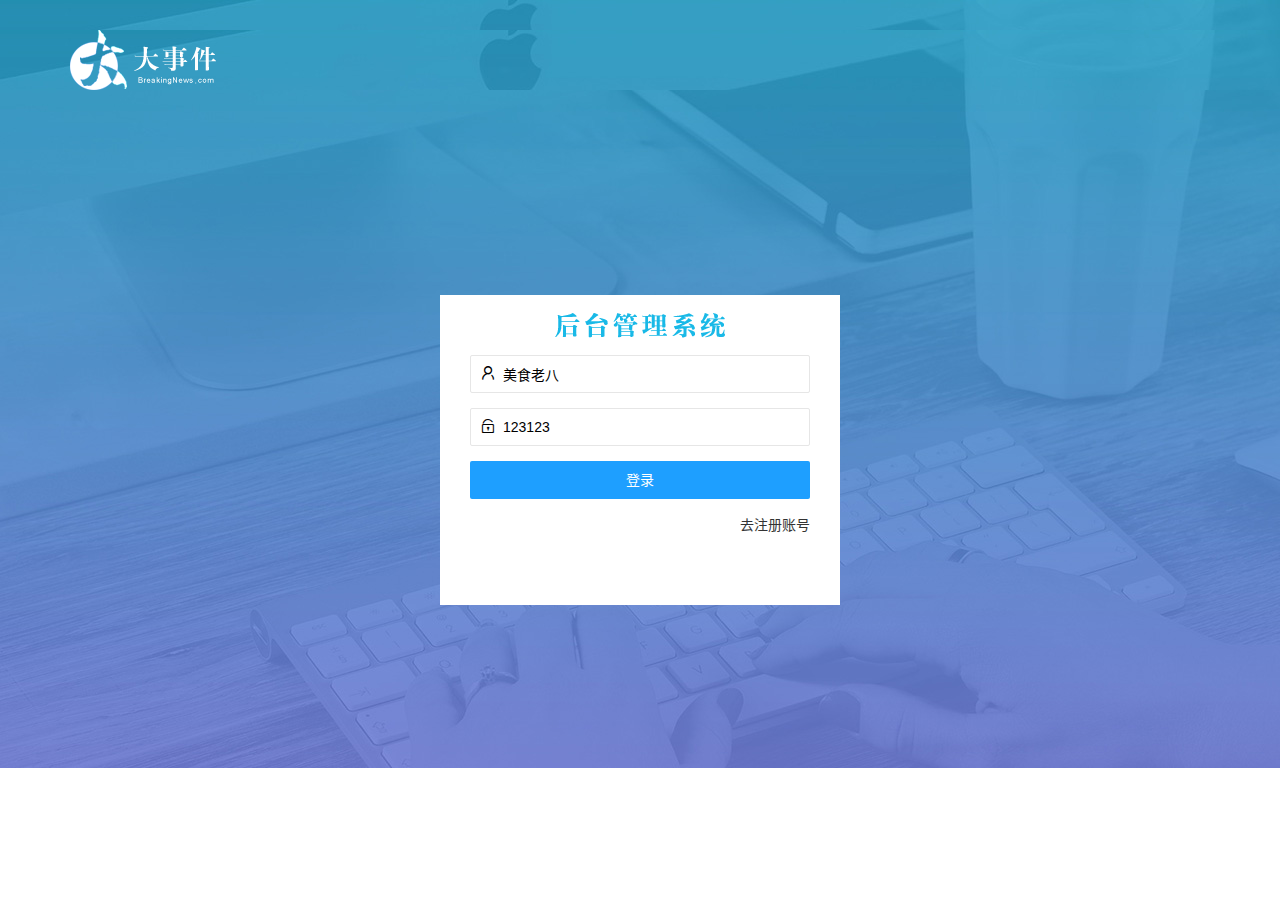
<file: login.html>
<!DOCTYPE html>
<html lang="zh-CN">

<head>
    <meta charset="UTF-8">
    <meta name="viewport" content="width=device-width, initial-scale=1.0">
    <title>大事件-登录/注册</title>
    <!-- 导入 LayUI 的样式 -->
    <link rel="stylesheet" href="/assets/lib/layui/css/layui.css" />
    <!-- 导入自己的样式表 -->
    <link rel="stylesheet" href="/assets/css/login.css" />
</head>

<body>
    <!-- 头部的 Logo 区域 -->
    <div class="layui-main" style="margin-top: 30px;">
        <img src="/assets/images/logo.png" alt="" />
    </div>
    <!-- 登录注册区域 -->
    <div class="loginAndRegBox">
        <!-- 标题区域 -->
        <div class="title-box"></div>


        <!-- 登录的div -->
        <div class="login-box">
            <form class="layui-form" id="form_login">
                <!-- 用户名 -->
                <div class="layui-form-item">
                    <i class="layui-icon layui-icon-username"></i>
                    <input value="美食老八" type="text" name="username" required lay-verify="required" placeholder="用户名"
                        autocomplete="off" class="layui-input" id="aaa">
                </div>
                <!-- 输入密码框 -->
                <div class="layui-form-item">
                    <i class="layui-icon layui-icon-password"></i>
                    <input type="text" value="123123" name="password" required lay-verify="required|pwd"
                        placeholder="请输入密码" autocomplete="off" class="layui-input" id="aaa">
                </div>
                <!-- 登录 -->
                <div class="layui-form-item">
                    <!-- 注意：表单提交按钮和普通按钮的区别，就是 lay-submit 属性 -->
                    <button class="layui-btn layui-btn-fluid layui-btn-normal" lay-submit>登录</button>
                </div>
                <div class="layui-form-item links">
                    <a href="javascript:;" id="link_reg">去注册账号</a>
                </div>
            </form>

        </div>


        <!-- 注册的div -->
        <div class="reg-box" style="display: none;">
            <form class="layui-form" id="form_reg">
                <!-- 用户名 -->
                <div class="layui-form-item">
                    <i class="layui-icon layui-icon-username"></i>
                    <input type="text" name="username" required lay-verify="required" placeholder="用户名"
                        autocomplete="off" class="layui-input" id="aaa">
                </div>
                <!-- 输入密码框 -->
                <div class="layui-form-item">
                    <i class="layui-icon layui-icon-password"></i>
                    <input type="text" name="password" required lay-verify="required|pwd" placeholder="请输入密码"
                        autocomplete="off" class="layui-input" id="aaa">
                </div>
                <!-- 再次输入密码框 -->
                <div class="layui-form-item">
                    <i class="layui-icon layui-icon-password"></i>
                    <input type="text" name="repassword" required lay-verify="required|repwd" placeholder="再次输入密码"
                        autocomplete="off" class="layui-input" id="aaa">
                </div>
                <!-- 登录 -->
                <div class="layui-form-item">
                    <!-- 注意：表单提交按钮和普通按钮的区别，就是 lay-submit 属性 -->
                    <button class="layui-btn layui-btn-fluid layui-btn-normal" lay-submit>注册</button>
                </div>
                <div class="layui-form-item links">
                    <a href="javascript:;" id="link_login">去登陆</a>
                </div>
            </form>
        </div>
    </div>
    <script src="/assets/lib/layui/layui.all.js"></script>
    <script src="/assets/lib/jquery.js"></script>
    <script src="/assets/js/baseAPI.js"></script>
    <script src="/assets/js/login.js"></script>
</body>

</html>
</file>
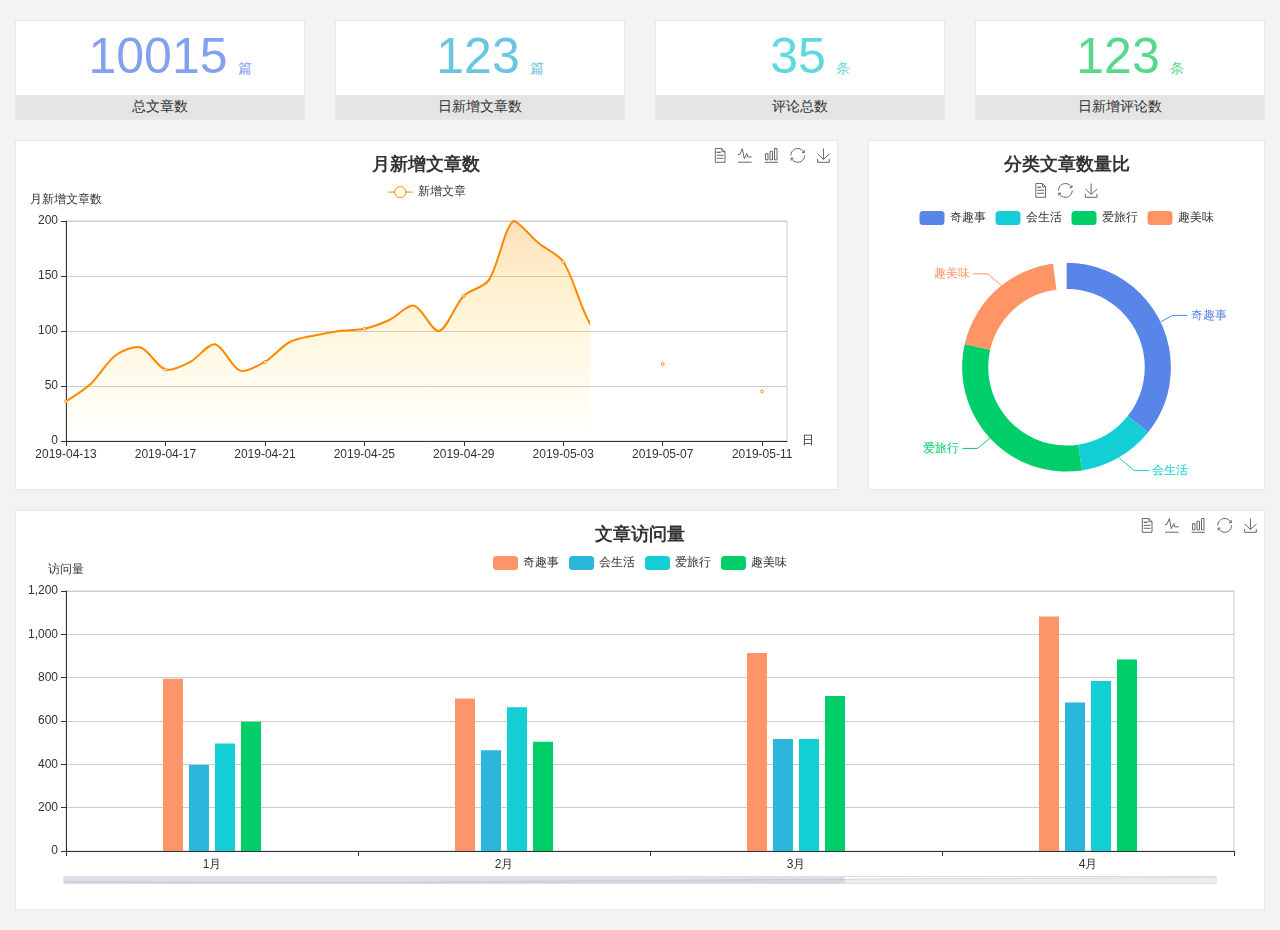
<file: home/dashboard.html>
<!DOCTYPE html>
<html lang="en">

<head>
  <meta charset="UTF-8">
  <meta name="viewport" content="width=device-width, initial-scale=1.0">
  <meta http-equiv="X-UA-Compatible" content="ie=edge">
  <title>图表统计</title>
  <link rel="stylesheet" href="../assets/lib/bootstrap.css" />
  <link rel="stylesheet" href="../assets/lib/main.css" />
  <script src="../assets/lib/jquery.js"></script>
  <script type="text/javascript" src="../assets/lib/echarts.min.js"></script>
</head>

<body>
  <div class="container-fluid">
    <div class="row spannel_list">
      <div class="col-sm-3 col-xs-6">
        <div class="spannel">
          <em>10015</em><span>篇</span>
          <b>总文章数</b>
        </div>
      </div>
      <div class="col-sm-3 col-xs-6">
        <div class="spannel scolor01">
          <em>123</em><span>篇</span>
          <b>日新增文章数</b>
        </div>
      </div>
      <div class="col-sm-3 col-xs-6">
        <div class="spannel scolor02">
          <em>35</em><span>条</span>
          <b>评论总数</b>
        </div>
      </div>
      <div class="col-sm-3 col-xs-6">
        <div class="spannel scolor03">
          <em>123</em><span>条</span>
          <b>日新增评论数</b>
        </div>
      </div>
    </div>
  </div>

  <div class="container-fluid">
    <div class="row curve-pie">
      <div class="col-lg-8 col-md-8">
        <div class="gragh_pannel" id="curve_show"></div>
      </div>
      <div class="col-lg-4 col-md-4">
        <div class="gragh_pannel" id="pie_show"></div>
      </div>
    </div>
  </div>

  <div class="container-fluid">
    <div class="column_pannel" id="column_show"></div>
  </div>

  <script>
    var oChart = echarts.init(document.getElementById('curve_show'));
    var aList_all = [
      { 'count': 36, 'date': '2019-04-13' },
      { 'count': 52, 'date': '2019-04-14' },
      { 'count': 78, 'date': '2019-04-15' },
      { 'count': 85, 'date': '2019-04-16' },
      { 'count': 65, 'date': '2019-04-17' },
      { 'count': 72, 'date': '2019-04-18' },
      { 'count': 88, 'date': '2019-04-19' },
      { 'count': 64, 'date': '2019-04-20' },
      { 'count': 72, 'date': '2019-04-21' },
      { 'count': 90, 'date': '2019-04-22' },
      { 'count': 96, 'date': '2019-04-23' },
      { 'count': 100, 'date': '2019-04-24' },
      { 'count': 102, 'date': '2019-04-25' },
      { 'count': 110, 'date': '2019-04-26' },
      { 'count': 123, 'date': '2019-04-27' },
      { 'count': 100, 'date': '2019-04-28' },
      { 'count': 132, 'date': '2019-04-29' },
      { 'count': 146, 'date': '2019-04-30' },
      { 'count': 200, 'date': '2019-05-01' },
      { 'count': 180, 'date': '2019-05-02' },
      { 'count': 163, 'date': '2019-05-03' },
      { 'count': 110, 'date': '2019-05-04' },
      { 'count': 80, 'date': '2019-05-05' },
      { 'count': 82, 'date': '2019-05-06' },
      { 'count': 70, 'date': '2019-05-07' },
      { 'count': 65, 'date': '2019-05-08' },
      { 'count': 54, 'date': '2019-05-09' },
      { 'count': 40, 'date': '2019-05-10' },
      { 'count': 45, 'date': '2019-05-11' },
      { 'count': 38, 'date': '2019-05-12' },
    ];

    let aCount = [];
    let aDate = [];

    for (var i = 0; i < aList_all.length; i++) {
      aCount.push(aList_all[i].count);
      aDate.push(aList_all[i].date);
    }

    var chartopt = {
      title: {
        text: '月新增文章数',
        left: 'center',
        top: '10'
      },
      tooltip: {
        trigger: 'axis'
      },
      legend: {
        data: ['新增文章'],
        top: '40'
      },
      toolbox: {
        show: true,
        feature: {
          mark: { show: true },
          dataView: { show: true, readOnly: false },
          magicType: { show: true, type: ['line', 'bar'] },
          restore: { show: true },
          saveAsImage: { show: true }
        }
      },
      calculable: true,
      xAxis: [
        {
          name: '日',
          type: 'category',
          boundaryGap: false,
          data: aDate
        }
      ],
      yAxis: [
        {
          name: '月新增文章数',
          type: 'value'
        }
      ],
      series: [
        {
          name: '新增文章',
          type: 'line',
          smooth: true,
          itemStyle: { normal: { areaStyle: { type: 'default' }, color: '#f80' }, lineStyle: { color: '#f80' } },
          data: aCount
        }],
      areaStyle: {
        normal: {
          color: new echarts.graphic.LinearGradient(0, 0, 0, 1, [{
            offset: 0,
            color: 'rgba(255,136,0,0.39)'
          }, {
            offset: .34,
            color: 'rgba(255,180,0,0.25)'
          }, {
            offset: 1,
            color: 'rgba(255,222,0,0.00)'
          }])

        }
      },
      grid: {
        show: true,
        x: 50,
        x2: 50,
        y: 80,
        height: 220
      }
    };

    oChart.setOption(chartopt);


    var oPie = echarts.init(document.getElementById('pie_show'));
    var oPieopt =
    {
      title: {
        top: 10,
        text: '分类文章数量比',
        x: 'center'
      },
      tooltip: {
        trigger: 'item',
        formatter: "{a} <br/>{b} : {c} ({d}%)"
      },
      color: ['#5885e8', '#13cfd5', '#00ce68', '#ff9565'],
      legend: {
        x: 'center',
        top: 65,
        data: ['奇趣事', '会生活', '爱旅行', '趣美味']
      },
      toolbox: {
        show: true,
        x: 'center',
        top: 35,
        feature: {
          mark: { show: true },
          dataView: { show: true, readOnly: false },
          magicType: {
            show: true,
            type: ['pie', 'funnel'],
            option: {
              funnel: {
                x: '25%',
                width: '50%',
                funnelAlign: 'left',
                max: 1548
              }
            }
          },
          restore: { show: true },
          saveAsImage: { show: true }
        }
      },
      calculable: true,
      series: [
        {
          name: '访问来源',
          type: 'pie',
          radius: ['45%', '60%'],
          center: ['50%', '65%'],
          data: [
            { value: 300, name: '奇趣事' },
            { value: 100, name: '会生活' },
            { value: 260, name: '爱旅行' },
            { value: 180, name: '趣美味' }
          ]
        }
      ]
    };
    oPie.setOption(oPieopt);



    var oColumn = this.echarts.init(document.getElementById('column_show'));
    var oColumnopt =
    {
      title: {
        text: '文章访问量',
        left: 'center',
        top: '10'
      },
      tooltip: {
        trigger: 'axis'
      },
      legend: {
        data: ['奇趣事', '会生活', '爱旅行', '趣美味'],
        top: '40'
      },
      toolbox: {
        show: true,
        feature: {
          mark: { show: true },
          dataView: { show: true, readOnly: false },
          magicType: { show: true, type: ['line', 'bar'] },
          restore: { show: true },
          saveAsImage: { show: true }
        }
      },
      calculable: true,
      xAxis: [
        {
          type: 'category',
          data: ['1月', '2月', '3月', '4月', '5月']
        }
      ],
      yAxis: [
        {
          name: '访问量',
          type: 'value'
        }
      ],
      series: [
        {
          name: '奇趣事',
          type: 'bar',
          barWidth: 20,
          itemStyle: {
            normal: { areaStyle: { type: 'default' }, color: '#fd956a' }
          },
          data: [800, 708, 920, 1090, 1200]
        },
        {
          name: '会生活',
          type: 'bar',
          barWidth: 20,
          itemStyle: {
            normal: { areaStyle: { type: 'default' }, color: '#2bb6db' }
          },
          data: [400, 468, 520, 690, 800]
        },
        {
          name: '爱旅行',
          type: 'bar',
          barWidth: 20,
          itemStyle: {
            normal: { areaStyle: { type: 'default' }, color: '#13cfd5' }
          },
          data: [500, 668, 520, 790, 900]
        },
        {
          name: '趣美味',
          type: 'bar',
          barWidth: 20,
          itemStyle: {
            normal: { areaStyle: { type: 'default' }, color: '#00ce68' }
          },
          data: [600, 508, 720, 890, 1000]
        }
      ],
      grid: {
        show: true,
        x: 50,
        x2: 30,
        y: 80,
        height: 260
      },
      dataZoom: [//给x轴设置滚动条
        {
          start: 0,//默认为0
          end: 100 - 1000 / 31,//默认为100
          type: 'slider',
          show: true,
          xAxisIndex: [0],
          handleSize: 0,//滑动条的 左右2个滑动条的大小
          height: 8,//组件高度
          left: 45, //左边的距离
          right: 50,//右边的距离
          bottom: 26,//右边的距离
          handleColor: '#ddd',//h滑动图标的颜色
          handleStyle: {
            borderColor: "#cacaca",
            borderWidth: "1",
            shadowBlur: 2,
            background: "#ddd",
            shadowColor: "#ddd",
          }
        }]
    };
    oColumn.setOption(oColumnopt);
  </script>
</body>

</html>
</file>
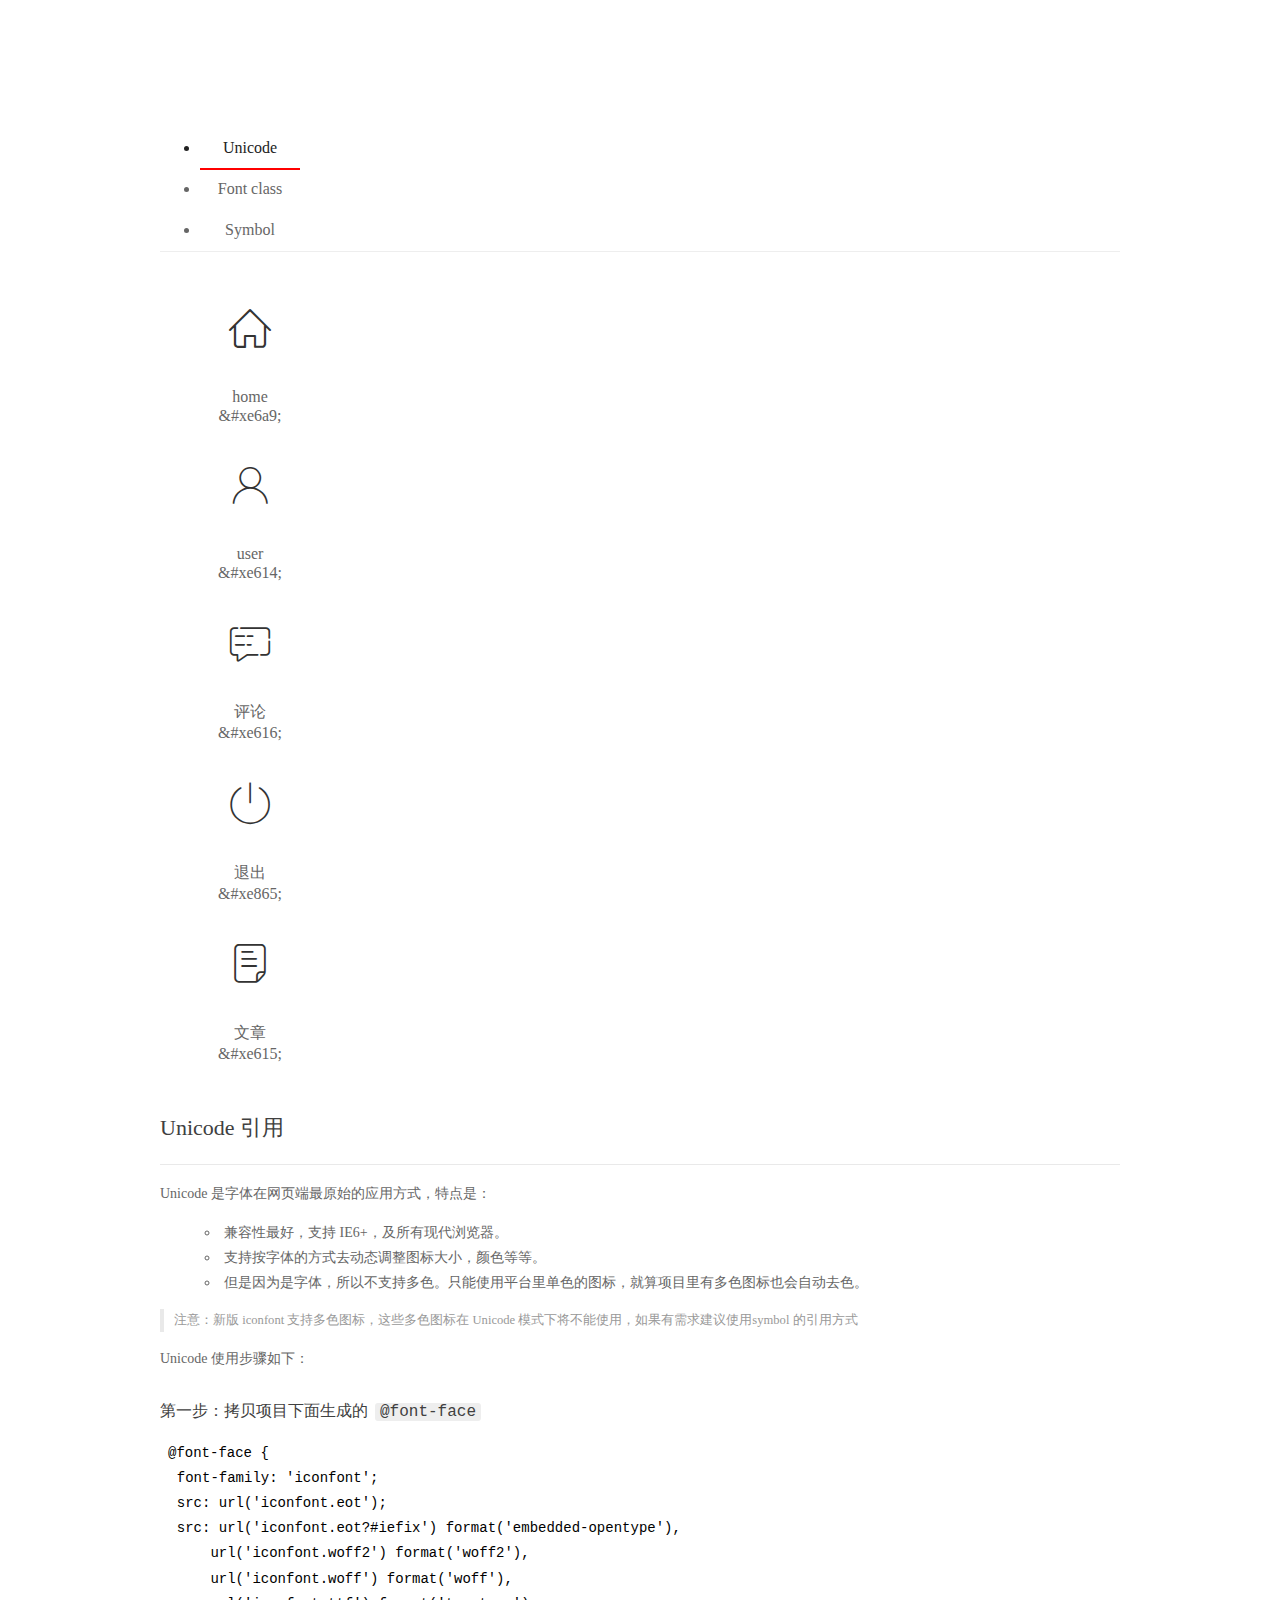
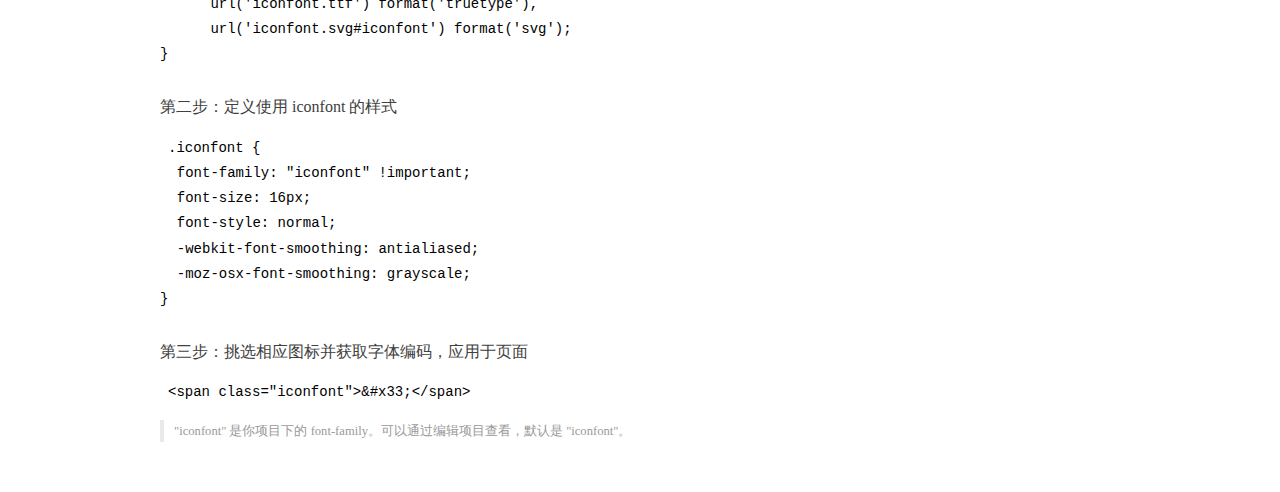
<file: assets/fonts/demo_index.html>
<!DOCTYPE html>
<html>
<head>
  <meta charset="utf-8"/>
  <title>IconFont Demo</title>
  <link rel="shortcut icon" href="https://gtms04.alicdn.com/tps/i4/TB1_oz6GVXXXXaFXpXXJDFnIXXX-64-64.ico" type="image/x-icon"/>
  <link rel="stylesheet" href="https://g.alicdn.com/thx/cube/1.3.2/cube.min.css">
  <link rel="stylesheet" href="demo.css">
  <link rel="stylesheet" href="iconfont.css">
  <script src="iconfont.js"></script>
  <!-- jQuery -->
  <script src="https://a1.alicdn.com/oss/uploads/2018/12/26/7bfddb60-08e8-11e9-9b04-53e73bb6408b.js"></script>
  <!-- 代码高亮 -->
  <script src="https://a1.alicdn.com/oss/uploads/2018/12/26/a3f714d0-08e6-11e9-8a15-ebf944d7534c.js"></script>
</head>
<body>
  <div class="main">
    <h1 class="logo"><a href="https://www.iconfont.cn/" title="iconfont 首页" target="_blank">&#xe86b;</a></h1>
    <div class="nav-tabs">
      <ul id="tabs" class="dib-box">
        <li class="dib active"><span>Unicode</span></li>
        <li class="dib"><span>Font class</span></li>
        <li class="dib"><span>Symbol</span></li>
      </ul>
      
    </div>
    <div class="tab-container">
      <div class="content unicode" style="display: block;">
          <ul class="icon_lists dib-box">
          
            <li class="dib">
              <span class="icon iconfont">&#xe6a9;</span>
                <div class="name">home</div>
                <div class="code-name">&amp;#xe6a9;</div>
              </li>
          
            <li class="dib">
              <span class="icon iconfont">&#xe614;</span>
                <div class="name">user</div>
                <div class="code-name">&amp;#xe614;</div>
              </li>
          
            <li class="dib">
              <span class="icon iconfont">&#xe616;</span>
                <div class="name">评论</div>
                <div class="code-name">&amp;#xe616;</div>
              </li>
          
            <li class="dib">
              <span class="icon iconfont">&#xe865;</span>
                <div class="name">退出</div>
                <div class="code-name">&amp;#xe865;</div>
              </li>
          
            <li class="dib">
              <span class="icon iconfont">&#xe615;</span>
                <div class="name">文章</div>
                <div class="code-name">&amp;#xe615;</div>
              </li>
          
          </ul>
          <div class="article markdown">
          <h2 id="unicode-">Unicode 引用</h2>
          <hr>

          <p>Unicode 是字体在网页端最原始的应用方式，特点是：</p>
          <ul>
            <li>兼容性最好，支持 IE6+，及所有现代浏览器。</li>
            <li>支持按字体的方式去动态调整图标大小，颜色等等。</li>
            <li>但是因为是字体，所以不支持多色。只能使用平台里单色的图标，就算项目里有多色图标也会自动去色。</li>
          </ul>
          <blockquote>
            <p>注意：新版 iconfont 支持多色图标，这些多色图标在 Unicode 模式下将不能使用，如果有需求建议使用symbol 的引用方式</p>
          </blockquote>
          <p>Unicode 使用步骤如下：</p>
          <h3 id="-font-face">第一步：拷贝项目下面生成的 <code>@font-face</code></h3>
<pre><code class="language-css"
>@font-face {
  font-family: 'iconfont';
  src: url('iconfont.eot');
  src: url('iconfont.eot?#iefix') format('embedded-opentype'),
      url('iconfont.woff2') format('woff2'),
      url('iconfont.woff') format('woff'),
      url('iconfont.ttf') format('truetype'),
      url('iconfont.svg#iconfont') format('svg');
}
</code></pre>
          <h3 id="-iconfont-">第二步：定义使用 iconfont 的样式</h3>
<pre><code class="language-css"
>.iconfont {
  font-family: "iconfont" !important;
  font-size: 16px;
  font-style: normal;
  -webkit-font-smoothing: antialiased;
  -moz-osx-font-smoothing: grayscale;
}
</code></pre>
          <h3 id="-">第三步：挑选相应图标并获取字体编码，应用于页面</h3>
<pre>
<code class="language-html"
>&lt;span class="iconfont"&gt;&amp;#x33;&lt;/span&gt;
</code></pre>
          <blockquote>
            <p>"iconfont" 是你项目下的 font-family。可以通过编辑项目查看，默认是 "iconfont"。</p>
          </blockquote>
          </div>
      </div>
      <div class="content font-class">
        <ul class="icon_lists dib-box">
          
          <li class="dib">
            <span class="icon iconfont icon-home"></span>
            <div class="name">
              home
            </div>
            <div class="code-name">.icon-home
            </div>
          </li>
          
          <li class="dib">
            <span class="icon iconfont icon-user"></span>
            <div class="name">
              user
            </div>
            <div class="code-name">.icon-user
            </div>
          </li>
          
          <li class="dib">
            <span class="icon iconfont icon-pinglun"></span>
            <div class="name">
              评论
            </div>
            <div class="code-name">.icon-pinglun
            </div>
          </li>
          
          <li class="dib">
            <span class="icon iconfont icon-tuichu"></span>
            <div class="name">
              退出
            </div>
            <div class="code-name">.icon-tuichu
            </div>
          </li>
          
          <li class="dib">
            <span class="icon iconfont icon-16"></span>
            <div class="name">
              文章
            </div>
            <div class="code-name">.icon-16
            </div>
          </li>
          
        </ul>
        <div class="article markdown">
        <h2 id="font-class-">font-class 引用</h2>
        <hr>

        <p>font-class 是 Unicode 使用方式的一种变种，主要是解决 Unicode 书写不直观，语意不明确的问题。</p>
        <p>与 Unicode 使用方式相比，具有如下特点：</p>
        <ul>
          <li>兼容性良好，支持 IE8+，及所有现代浏览器。</li>
          <li>相比于 Unicode 语意明确，书写更直观。可以很容易分辨这个 icon 是什么。</li>
          <li>因为使用 class 来定义图标，所以当要替换图标时，只需要修改 class 里面的 Unicode 引用。</li>
          <li>不过因为本质上还是使用的字体，所以多色图标还是不支持的。</li>
        </ul>
        <p>使用步骤如下：</p>
        <h3 id="-fontclass-">第一步：引入项目下面生成的 fontclass 代码：</h3>
<pre><code class="language-html">&lt;link rel="stylesheet" href="./iconfont.css"&gt;
</code></pre>
        <h3 id="-">第二步：挑选相应图标并获取类名，应用于页面：</h3>
<pre><code class="language-html">&lt;span class="iconfont icon-xxx"&gt;&lt;/span&gt;
</code></pre>
        <blockquote>
          <p>"
            iconfont" 是你项目下的 font-family。可以通过编辑项目查看，默认是 "iconfont"。</p>
        </blockquote>
      </div>
      </div>
      <div class="content symbol">
          <ul class="icon_lists dib-box">
          
            <li class="dib">
                <svg class="icon svg-icon" aria-hidden="true">
                  <use xlink:href="#icon-home"></use>
                </svg>
                <div class="name">home</div>
                <div class="code-name">#icon-home</div>
            </li>
          
            <li class="dib">
                <svg class="icon svg-icon" aria-hidden="true">
                  <use xlink:href="#icon-user"></use>
                </svg>
                <div class="name">user</div>
                <div class="code-name">#icon-user</div>
            </li>
          
            <li class="dib">
                <svg class="icon svg-icon" aria-hidden="true">
                  <use xlink:href="#icon-pinglun"></use>
                </svg>
                <div class="name">评论</div>
                <div class="code-name">#icon-pinglun</div>
            </li>
          
            <li class="dib">
                <svg class="icon svg-icon" aria-hidden="true">
                  <use xlink:href="#icon-tuichu"></use>
                </svg>
                <div class="name">退出</div>
                <div class="code-name">#icon-tuichu</div>
            </li>
          
            <li class="dib">
                <svg class="icon svg-icon" aria-hidden="true">
                  <use xlink:href="#icon-16"></use>
                </svg>
                <div class="name">文章</div>
                <div class="code-name">#icon-16</div>
            </li>
          
          </ul>
          <div class="article markdown">
          <h2 id="symbol-">Symbol 引用</h2>
          <hr>

          <p>这是一种全新的使用方式，应该说这才是未来的主流，也是平台目前推荐的用法。相关介绍可以参考这篇<a href="">文章</a>
            这种用法其实是做了一个 SVG 的集合，与另外两种相比具有如下特点：</p>
          <ul>
            <li>支持多色图标了，不再受单色限制。</li>
            <li>通过一些技巧，支持像字体那样，通过 <code>font-size</code>, <code>color</code> 来调整样式。</li>
            <li>兼容性较差，支持 IE9+，及现代浏览器。</li>
            <li>浏览器渲染 SVG 的性能一般，还不如 png。</li>
          </ul>
          <p>使用步骤如下：</p>
          <h3 id="-symbol-">第一步：引入项目下面生成的 symbol 代码：</h3>
<pre><code class="language-html">&lt;script src="./iconfont.js"&gt;&lt;/script&gt;
</code></pre>
          <h3 id="-css-">第二步：加入通用 CSS 代码（引入一次就行）：</h3>
<pre><code class="language-html">&lt;style&gt;
.icon {
  width: 1em;
  height: 1em;
  vertical-align: -0.15em;
  fill: currentColor;
  overflow: hidden;
}
&lt;/style&gt;
</code></pre>
          <h3 id="-">第三步：挑选相应图标并获取类名，应用于页面：</h3>
<pre><code class="language-html">&lt;svg class="icon" aria-hidden="true"&gt;
  &lt;use xlink:href="#icon-xxx"&gt;&lt;/use&gt;
&lt;/svg&gt;
</code></pre>
          </div>
      </div>

    </div>
  </div>
  <script>
  $(document).ready(function () {
      $('.tab-container .content:first').show()

      $('#tabs li').click(function (e) {
        var tabContent = $('.tab-container .content')
        var index = $(this).index()

        if ($(this).hasClass('active')) {
          return
        } else {
          $('#tabs li').removeClass('active')
          $(this).addClass('active')

          tabContent.hide().eq(index).fadeIn()
        }
      })
    })
  </script>
</body>
</html>
</file>
<file: assets/lib/layui/css/layui.css>
/** layui-v2.5.5 MIT License By https://www.layui.com */
 .layui-inline,img{display:inline-block;vertical-align:middle}h1,h2,h3,h4,h5,h6{font-weight:400}.layui-edge,.layui-header,.layui-inline,.layui-main{position:relative}.layui-body,.layui-edge,.layui-elip{overflow:hidden}.layui-btn,.layui-edge,.layui-inline,img{vertical-align:middle}.layui-btn,.layui-disabled,.layui-icon,.layui-unselect{-moz-user-select:none;-webkit-user-select:none;-ms-user-select:none}.layui-elip,.layui-form-checkbox span,.layui-form-pane .layui-form-label{text-overflow:ellipsis;white-space:nowrap}.layui-breadcrumb,.layui-tree-btnGroup{visibility:hidden}blockquote,body,button,dd,div,dl,dt,form,h1,h2,h3,h4,h5,h6,input,li,ol,p,pre,td,textarea,th,ul{margin:0;padding:0;-webkit-tap-highlight-color:rgba(0,0,0,0)}a:active,a:hover{outline:0}img{border:none}li{list-style:none}table{border-collapse:collapse;border-spacing:0}h4,h5,h6{font-size:100%}button,input,optgroup,option,select,textarea{font-family:inherit;font-size:inherit;font-style:inherit;font-weight:inherit;outline:0}pre{white-space:pre-wrap;white-space:-moz-pre-wrap;white-space:-pre-wrap;white-space:-o-pre-wrap;word-wrap:break-word}body{line-height:24px;font:14px Helvetica Neue,Helvetica,PingFang SC,Tahoma,Arial,sans-serif}hr{height:1px;margin:10px 0;border:0;clear:both}a{color:#333;text-decoration:none}a:hover{color:#777}a cite{font-style:normal;*cursor:pointer}.layui-border-box,.layui-border-box *{box-sizing:border-box}.layui-box,.layui-box *{box-sizing:content-box}.layui-clear{clear:both;*zoom:1}.layui-clear:after{content:'\20';clear:both;*zoom:1;display:block;height:0}.layui-inline{*display:inline;*zoom:1}.layui-edge{display:inline-block;width:0;height:0;border-width:6px;border-style:dashed;border-color:transparent}.layui-edge-top{top:-4px;border-bottom-color:#999;border-bottom-style:solid}.layui-edge-right{border-left-color:#999;border-left-style:solid}.layui-edge-bottom{top:2px;border-top-color:#999;border-top-style:solid}.layui-edge-left{border-right-color:#999;border-right-style:solid}.layui-disabled,.layui-disabled:hover{color:#d2d2d2!important;cursor:not-allowed!important}.layui-circle{border-radius:100%}.layui-show{display:block!important}.layui-hide{display:none!important}@font-face{font-family:layui-icon;src:url(../font/iconfont.eot?v=250);src:url(../font/iconfont.eot?v=250#iefix) format('embedded-opentype'),url(../font/iconfont.woff2?v=250) format('woff2'),url(../font/iconfont.woff?v=250) format('woff'),url(../font/iconfont.ttf?v=250) format('truetype'),url(../font/iconfont.svg?v=250#layui-icon) format('svg')}.layui-icon{font-family:layui-icon!important;font-size:16px;font-style:normal;-webkit-font-smoothing:antialiased;-moz-osx-font-smoothing:grayscale}.layui-icon-reply-fill:before{content:"\e611"}.layui-icon-set-fill:before{content:"\e614"}.layui-icon-menu-fill:before{content:"\e60f"}.layui-icon-search:before{content:"\e615"}.layui-icon-share:before{content:"\e641"}.layui-icon-set-sm:before{content:"\e620"}.layui-icon-engine:before{content:"\e628"}.layui-icon-close:before{content:"\1006"}.layui-icon-close-fill:before{content:"\1007"}.layui-icon-chart-screen:before{content:"\e629"}.layui-icon-star:before{content:"\e600"}.layui-icon-circle-dot:before{content:"\e617"}.layui-icon-chat:before{content:"\e606"}.layui-icon-release:before{content:"\e609"}.layui-icon-list:before{content:"\e60a"}.layui-icon-chart:before{content:"\e62c"}.layui-icon-ok-circle:before{content:"\1005"}.layui-icon-layim-theme:before{content:"\e61b"}.layui-icon-table:before{content:"\e62d"}.layui-icon-right:before{content:"\e602"}.layui-icon-left:before{content:"\e603"}.layui-icon-cart-simple:before{content:"\e698"}.layui-icon-face-cry:before{content:"\e69c"}.layui-icon-face-smile:before{content:"\e6af"}.layui-icon-survey:before{content:"\e6b2"}.layui-icon-tree:before{content:"\e62e"}.layui-icon-upload-circle:before{content:"\e62f"}.layui-icon-add-circle:before{content:"\e61f"}.layui-icon-download-circle:before{content:"\e601"}.layui-icon-templeate-1:before{content:"\e630"}.layui-icon-util:before{content:"\e631"}.layui-icon-face-surprised:before{content:"\e664"}.layui-icon-edit:before{content:"\e642"}.layui-icon-speaker:before{content:"\e645"}.layui-icon-down:before{content:"\e61a"}.layui-icon-file:before{content:"\e621"}.layui-icon-layouts:before{content:"\e632"}.layui-icon-rate-half:before{content:"\e6c9"}.layui-icon-add-circle-fine:before{content:"\e608"}.layui-icon-prev-circle:before{content:"\e633"}.layui-icon-read:before{content:"\e705"}.layui-icon-404:before{content:"\e61c"}.layui-icon-carousel:before{content:"\e634"}.layui-icon-help:before{content:"\e607"}.layui-icon-code-circle:before{content:"\e635"}.layui-icon-water:before{content:"\e636"}.layui-icon-username:before{content:"\e66f"}.layui-icon-find-fill:before{content:"\e670"}.layui-icon-about:before{content:"\e60b"}.layui-icon-location:before{content:"\e715"}.layui-icon-up:before{content:"\e619"}.layui-icon-pause:before{content:"\e651"}.layui-icon-date:before{content:"\e637"}.layui-icon-layim-uploadfile:before{content:"\e61d"}.layui-icon-delete:before{content:"\e640"}.layui-icon-play:before{content:"\e652"}.layui-icon-top:before{content:"\e604"}.layui-icon-friends:before{content:"\e612"}.layui-icon-refresh-3:before{content:"\e9aa"}.layui-icon-ok:before{content:"\e605"}.layui-icon-layer:before{content:"\e638"}.layui-icon-face-smile-fine:before{content:"\e60c"}.layui-icon-dollar:before{content:"\e659"}.layui-icon-group:before{content:"\e613"}.layui-icon-layim-download:before{content:"\e61e"}.layui-icon-picture-fine:before{content:"\e60d"}.layui-icon-link:before{content:"\e64c"}.layui-icon-diamond:before{content:"\e735"}.layui-icon-log:before{content:"\e60e"}.layui-icon-rate-solid:before{content:"\e67a"}.layui-icon-fonts-del:before{content:"\e64f"}.layui-icon-unlink:before{content:"\e64d"}.layui-icon-fonts-clear:before{content:"\e639"}.layui-icon-triangle-r:before{content:"\e623"}.layui-icon-circle:before{content:"\e63f"}.layui-icon-radio:before{content:"\e643"}.layui-icon-align-center:before{content:"\e647"}.layui-icon-align-right:before{content:"\e648"}.layui-icon-align-left:before{content:"\e649"}.layui-icon-loading-1:before{content:"\e63e"}.layui-icon-return:before{content:"\e65c"}.layui-icon-fonts-strong:before{content:"\e62b"}.layui-icon-upload:before{content:"\e67c"}.layui-icon-dialogue:before{content:"\e63a"}.layui-icon-video:before{content:"\e6ed"}.layui-icon-headset:before{content:"\e6fc"}.layui-icon-cellphone-fine:before{content:"\e63b"}.layui-icon-add-1:before{content:"\e654"}.layui-icon-face-smile-b:before{content:"\e650"}.layui-icon-fonts-html:before{content:"\e64b"}.layui-icon-form:before{content:"\e63c"}.layui-icon-cart:before{content:"\e657"}.layui-icon-camera-fill:before{content:"\e65d"}.layui-icon-tabs:before{content:"\e62a"}.layui-icon-fonts-code:before{content:"\e64e"}.layui-icon-fire:before{content:"\e756"}.layui-icon-set:before{content:"\e716"}.layui-icon-fonts-u:before{content:"\e646"}.layui-icon-triangle-d:before{content:"\e625"}.layui-icon-tips:before{content:"\e702"}.layui-icon-picture:before{content:"\e64a"}.layui-icon-more-vertical:before{content:"\e671"}.layui-icon-flag:before{content:"\e66c"}.layui-icon-loading:before{content:"\e63d"}.layui-icon-fonts-i:before{content:"\e644"}.layui-icon-refresh-1:before{content:"\e666"}.layui-icon-rmb:before{content:"\e65e"}.layui-icon-home:before{content:"\e68e"}.layui-icon-user:before{content:"\e770"}.layui-icon-notice:before{content:"\e667"}.layui-icon-login-weibo:before{content:"\e675"}.layui-icon-voice:before{content:"\e688"}.layui-icon-upload-drag:before{content:"\e681"}.layui-icon-login-qq:before{content:"\e676"}.layui-icon-snowflake:before{content:"\e6b1"}.layui-icon-file-b:before{content:"\e655"}.layui-icon-template:before{content:"\e663"}.layui-icon-auz:before{content:"\e672"}.layui-icon-console:before{content:"\e665"}.layui-icon-app:before{content:"\e653"}.layui-icon-prev:before{content:"\e65a"}.layui-icon-website:before{content:"\e7ae"}.layui-icon-next:before{content:"\e65b"}.layui-icon-component:before{content:"\e857"}.layui-icon-more:before{content:"\e65f"}.layui-icon-login-wechat:before{content:"\e677"}.layui-icon-shrink-right:before{content:"\e668"}.layui-icon-spread-left:before{content:"\e66b"}.layui-icon-camera:before{content:"\e660"}.layui-icon-note:before{content:"\e66e"}.layui-icon-refresh:before{content:"\e669"}.layui-icon-female:before{content:"\e661"}.layui-icon-male:before{content:"\e662"}.layui-icon-password:before{content:"\e673"}.layui-icon-senior:before{content:"\e674"}.layui-icon-theme:before{content:"\e66a"}.layui-icon-tread:before{content:"\e6c5"}.layui-icon-praise:before{content:"\e6c6"}.layui-icon-star-fill:before{content:"\e658"}.layui-icon-rate:before{content:"\e67b"}.layui-icon-template-1:before{content:"\e656"}.layui-icon-vercode:before{content:"\e679"}.layui-icon-cellphone:before{content:"\e678"}.layui-icon-screen-full:before{content:"\e622"}.layui-icon-screen-restore:before{content:"\e758"}.layui-icon-cols:before{content:"\e610"}.layui-icon-export:before{content:"\e67d"}.layui-icon-print:before{content:"\e66d"}.layui-icon-slider:before{content:"\e714"}.layui-icon-addition:before{content:"\e624"}.layui-icon-subtraction:before{content:"\e67e"}.layui-icon-service:before{content:"\e626"}.layui-icon-transfer:before{content:"\e691"}.layui-main{width:1140px;margin:0 auto}.layui-header{z-index:1000;height:60px}.layui-header a:hover{transition:all .5s;-webkit-transition:all .5s}.layui-side{position:fixed;left:0;top:0;bottom:0;z-index:999;width:200px;overflow-x:hidden}.layui-side-scroll{position:relative;width:220px;height:100%;overflow-x:hidden}.layui-body{position:absolute;left:200px;right:0;top:0;bottom:0;z-index:998;width:auto;overflow-y:auto;box-sizing:border-box}.layui-layout-body{overflow:hidden}.layui-layout-admin .layui-header{background-color:#23262E}.layui-layout-admin .layui-side{top:60px;width:200px;overflow-x:hidden}.layui-layout-admin .layui-body{position:fixed;top:60px;bottom:44px}.layui-layout-admin .layui-main{width:auto;margin:0 15px}.layui-layout-admin .layui-footer{position:fixed;left:200px;right:0;bottom:0;height:44px;line-height:44px;padding:0 15px;background-color:#eee}.layui-layout-admin .layui-logo{position:absolute;left:0;top:0;width:200px;height:100%;line-height:60px;text-align:center;color:#009688;font-size:16px}.layui-layout-admin .layui-header .layui-nav{background:0 0}.layui-layout-left{position:absolute!important;left:200px;top:0}.layui-layout-right{position:absolute!important;right:0;top:0}.layui-container{position:relative;margin:0 auto;padding:0 15px;box-sizing:border-box}.layui-fluid{position:relative;margin:0 auto;padding:0 15px}.layui-row:after,.layui-row:before{content:'';display:block;clear:both}.layui-col-lg1,.layui-col-lg10,.layui-col-lg11,.layui-col-lg12,.layui-col-lg2,.layui-col-lg3,.layui-col-lg4,.layui-col-lg5,.layui-col-lg6,.layui-col-lg7,.layui-col-lg8,.layui-col-lg9,.layui-col-md1,.layui-col-md10,.layui-col-md11,.layui-col-md12,.layui-col-md2,.layui-col-md3,.layui-col-md4,.layui-col-md5,.layui-col-md6,.layui-col-md7,.layui-col-md8,.layui-col-md9,.layui-col-sm1,.layui-col-sm10,.layui-col-sm11,.layui-col-sm12,.layui-col-sm2,.layui-col-sm3,.layui-col-sm4,.layui-col-sm5,.layui-col-sm6,.layui-col-sm7,.layui-col-sm8,.layui-col-sm9,.layui-col-xs1,.layui-col-xs10,.layui-col-xs11,.layui-col-xs12,.layui-col-xs2,.layui-col-xs3,.layui-col-xs4,.layui-col-xs5,.layui-col-xs6,.layui-col-xs7,.layui-col-xs8,.layui-col-xs9{position:relative;display:block;box-sizing:border-box}.layui-col-xs1,.layui-col-xs10,.layui-col-xs11,.layui-col-xs12,.layui-col-xs2,.layui-col-xs3,.layui-col-xs4,.layui-col-xs5,.layui-col-xs6,.layui-col-xs7,.layui-col-xs8,.layui-col-xs9{float:left}.layui-col-xs1{width:8.33333333%}.layui-col-xs2{width:16.66666667%}.layui-col-xs3{width:25%}.layui-col-xs4{width:33.33333333%}.layui-col-xs5{width:41.66666667%}.layui-col-xs6{width:50%}.layui-col-xs7{width:58.33333333%}.layui-col-xs8{width:66.66666667%}.layui-col-xs9{width:75%}.layui-col-xs10{width:83.33333333%}.layui-col-xs11{width:91.66666667%}.layui-col-xs12{width:100%}.layui-col-xs-offset1{margin-left:8.33333333%}.layui-col-xs-offset2{margin-left:16.66666667%}.layui-col-xs-offset3{margin-left:25%}.layui-col-xs-offset4{margin-left:33.33333333%}.layui-col-xs-offset5{margin-left:41.66666667%}.layui-col-xs-offset6{margin-left:50%}.layui-col-xs-offset7{margin-left:58.33333333%}.layui-col-xs-offset8{margin-left:66.66666667%}.layui-col-xs-offset9{margin-left:75%}.layui-col-xs-offset10{margin-left:83.33333333%}.layui-col-xs-offset11{margin-left:91.66666667%}.layui-col-xs-offset12{margin-left:100%}@media screen and (max-width:768px){.layui-hide-xs{display:none!important}.layui-show-xs-block{display:block!important}.layui-show-xs-inline{display:inline!important}.layui-show-xs-inline-block{display:inline-block!important}}@media screen and (min-width:768px){.layui-container{width:750px}.layui-hide-sm{display:none!important}.layui-show-sm-block{display:block!important}.layui-show-sm-inline{display:inline!important}.layui-show-sm-inline-block{display:inline-block!important}.layui-col-sm1,.layui-col-sm10,.layui-col-sm11,.layui-col-sm12,.layui-col-sm2,.layui-col-sm3,.layui-col-sm4,.layui-col-sm5,.layui-col-sm6,.layui-col-sm7,.layui-col-sm8,.layui-col-sm9{float:left}.layui-col-sm1{width:8.33333333%}.layui-col-sm2{width:16.66666667%}.layui-col-sm3{width:25%}.layui-col-sm4{width:33.33333333%}.layui-col-sm5{width:41.66666667%}.layui-col-sm6{width:50%}.layui-col-sm7{width:58.33333333%}.layui-col-sm8{width:66.66666667%}.layui-col-sm9{width:75%}.layui-col-sm10{width:83.33333333%}.layui-col-sm11{width:91.66666667%}.layui-col-sm12{width:100%}.layui-col-sm-offset1{margin-left:8.33333333%}.layui-col-sm-offset2{margin-left:16.66666667%}.layui-col-sm-offset3{margin-left:25%}.layui-col-sm-offset4{margin-left:33.33333333%}.layui-col-sm-offset5{margin-left:41.66666667%}.layui-col-sm-offset6{margin-left:50%}.layui-col-sm-offset7{margin-left:58.33333333%}.layui-col-sm-offset8{margin-left:66.66666667%}.layui-col-sm-offset9{margin-left:75%}.layui-col-sm-offset10{margin-left:83.33333333%}.layui-col-sm-offset11{margin-left:91.66666667%}.layui-col-sm-offset12{margin-left:100%}}@media screen and (min-width:992px){.layui-container{width:970px}.layui-hide-md{display:none!important}.layui-show-md-block{display:block!important}.layui-show-md-inline{display:inline!important}.layui-show-md-inline-block{display:inline-block!important}.layui-col-md1,.layui-col-md10,.layui-col-md11,.layui-col-md12,.layui-col-md2,.layui-col-md3,.layui-col-md4,.layui-col-md5,.layui-col-md6,.layui-col-md7,.layui-col-md8,.layui-col-md9{float:left}.layui-col-md1{width:8.33333333%}.layui-col-md2{width:16.66666667%}.layui-col-md3{width:25%}.layui-col-md4{width:33.33333333%}.layui-col-md5{width:41.66666667%}.layui-col-md6{width:50%}.layui-col-md7{width:58.33333333%}.layui-col-md8{width:66.66666667%}.layui-col-md9{width:75%}.layui-col-md10{width:83.33333333%}.layui-col-md11{width:91.66666667%}.layui-col-md12{width:100%}.layui-col-md-offset1{margin-left:8.33333333%}.layui-col-md-offset2{margin-left:16.66666667%}.layui-col-md-offset3{margin-left:25%}.layui-col-md-offset4{margin-left:33.33333333%}.layui-col-md-offset5{margin-left:41.66666667%}.layui-col-md-offset6{margin-left:50%}.layui-col-md-offset7{margin-left:58.33333333%}.layui-col-md-offset8{margin-left:66.66666667%}.layui-col-md-offset9{margin-left:75%}.layui-col-md-offset10{margin-left:83.33333333%}.layui-col-md-offset11{margin-left:91.66666667%}.layui-col-md-offset12{margin-left:100%}}@media screen and (min-width:1200px){.layui-container{width:1170px}.layui-hide-lg{display:none!important}.layui-show-lg-block{display:block!important}.layui-show-lg-inline{display:inline!important}.layui-show-lg-inline-block{display:inline-block!important}.layui-col-lg1,.layui-col-lg10,.layui-col-lg11,.layui-col-lg12,.layui-col-lg2,.layui-col-lg3,.layui-col-lg4,.layui-col-lg5,.layui-col-lg6,.layui-col-lg7,.layui-col-lg8,.layui-col-lg9{float:left}.layui-col-lg1{width:8.33333333%}.layui-col-lg2{width:16.66666667%}.layui-col-lg3{width:25%}.layui-col-lg4{width:33.33333333%}.layui-col-lg5{width:41.66666667%}.layui-col-lg6{width:50%}.layui-col-lg7{width:58.33333333%}.layui-col-lg8{width:66.66666667%}.layui-col-lg9{width:75%}.layui-col-lg10{width:83.33333333%}.layui-col-lg11{width:91.66666667%}.layui-col-lg12{width:100%}.layui-col-lg-offset1{margin-left:8.33333333%}.layui-col-lg-offset2{margin-left:16.66666667%}.layui-col-lg-offset3{margin-left:25%}.layui-col-lg-offset4{margin-left:33.33333333%}.layui-col-lg-offset5{margin-left:41.66666667%}.layui-col-lg-offset6{margin-left:50%}.layui-col-lg-offset7{margin-left:58.33333333%}.layui-col-lg-offset8{margin-left:66.66666667%}.layui-col-lg-offset9{margin-left:75%}.layui-col-lg-offset10{margin-left:83.33333333%}.layui-col-lg-offset11{margin-left:91.66666667%}.layui-col-lg-offset12{margin-left:100%}}.layui-col-space1{margin:-.5px}.layui-col-space1>*{padding:.5px}.layui-col-space3{margin:-1.5px}.layui-col-space3>*{padding:1.5px}.layui-col-space5{margin:-2.5px}.layui-col-space5>*{padding:2.5px}.layui-col-space8{margin:-3.5px}.layui-col-space8>*{padding:3.5px}.layui-col-space10{margin:-5px}.layui-col-space10>*{padding:5px}.layui-col-space12{margin:-6px}.layui-col-space12>*{padding:6px}.layui-col-space15{margin:-7.5px}.layui-col-space15>*{padding:7.5px}.layui-col-space18{margin:-9px}.layui-col-space18>*{padding:9px}.layui-col-space20{margin:-10px}.layui-col-space20>*{padding:10px}.layui-col-space22{margin:-11px}.layui-col-space22>*{padding:11px}.layui-col-space25{margin:-12.5px}.layui-col-space25>*{padding:12.5px}.layui-col-space30{margin:-15px}.layui-col-space30>*{padding:15px}.layui-btn,.layui-input,.layui-select,.layui-textarea,.layui-upload-button{outline:0;-webkit-appearance:none;transition:all .3s;-webkit-transition:all .3s;box-sizing:border-box}.layui-elem-quote{margin-bottom:10px;padding:15px;line-height:22px;border-left:5px solid #009688;border-radius:0 2px 2px 0;background-color:#f2f2f2}.layui-quote-nm{border-style:solid;border-width:1px 1px 1px 5px;background:0 0}.layui-elem-field{margin-bottom:10px;padding:0;border-width:1px;border-style:solid}.layui-elem-field legend{margin-left:20px;padding:0 10px;font-size:20px;font-weight:300}.layui-field-title{margin:10px 0 20px;border-width:1px 0 0}.layui-field-box{padding:10px 15px}.layui-field-title .layui-field-box{padding:10px 0}.layui-progress{position:relative;height:6px;border-radius:20px;background-color:#e2e2e2}.layui-progress-bar{position:absolute;left:0;top:0;width:0;max-width:100%;height:6px;border-radius:20px;text-align:right;background-color:#5FB878;transition:all .3s;-webkit-transition:all .3s}.layui-progress-big,.layui-progress-big .layui-progress-bar{height:18px;line-height:18px}.layui-progress-text{position:relative;top:-20px;line-height:18px;font-size:12px;color:#666}.layui-progress-big .layui-progress-text{position:static;padding:0 10px;color:#fff}.layui-collapse{border-width:1px;border-style:solid;border-radius:2px}.layui-colla-content,.layui-colla-item{border-top-width:1px;border-top-style:solid}.layui-colla-item:first-child{border-top:none}.layui-colla-title{position:relative;height:42px;line-height:42px;padding:0 15px 0 35px;color:#333;background-color:#f2f2f2;cursor:pointer;font-size:14px;overflow:hidden}.layui-colla-content{display:none;padding:10px 15px;line-height:22px;color:#666}.layui-colla-icon{position:absolute;left:15px;top:0;font-size:14px}.layui-card{margin-bottom:15px;border-radius:2px;background-color:#fff;box-shadow:0 1px 2px 0 rgba(0,0,0,.05)}.layui-card:last-child{margin-bottom:0}.layui-card-header{position:relative;height:42px;line-height:42px;padding:0 15px;border-bottom:1px solid #f6f6f6;color:#333;border-radius:2px 2px 0 0;font-size:14px}.layui-bg-black,.layui-bg-blue,.layui-bg-cyan,.layui-bg-green,.layui-bg-orange,.layui-bg-red{color:#fff!important}.layui-card-body{position:relative;padding:10px 15px;line-height:24px}.layui-card-body[pad15]{padding:15px}.layui-card-body[pad20]{padding:20px}.layui-card-body .layui-table{margin:5px 0}.layui-card .layui-tab{margin:0}.layui-panel-window{position:relative;padding:15px;border-radius:0;border-top:5px solid #E6E6E6;background-color:#fff}.layui-auxiliar-moving{position:fixed;left:0;right:0;top:0;bottom:0;width:100%;height:100%;background:0 0;z-index:9999999999}.layui-form-label,.layui-form-mid,.layui-form-select,.layui-input-block,.layui-input-inline,.layui-textarea{position:relative}.layui-bg-red{background-color:#FF5722!important}.layui-bg-orange{background-color:#FFB800!important}.layui-bg-green{background-color:#009688!important}.layui-bg-cyan{background-color:#2F4056!important}.layui-bg-blue{background-color:#1E9FFF!important}.layui-bg-black{background-color:#393D49!important}.layui-bg-gray{background-color:#eee!important;color:#666!important}.layui-badge-rim,.layui-colla-content,.layui-colla-item,.layui-collapse,.layui-elem-field,.layui-form-pane .layui-form-item[pane],.layui-form-pane .layui-form-label,.layui-input,.layui-layedit,.layui-layedit-tool,.layui-quote-nm,.layui-select,.layui-tab-bar,.layui-tab-card,.layui-tab-title,.layui-tab-title .layui-this:after,.layui-textarea{border-color:#e6e6e6}.layui-timeline-item:before,hr{background-color:#e6e6e6}.layui-text{line-height:22px;font-size:14px;color:#666}.layui-text h1,.layui-text h2,.layui-text h3{font-weight:500;color:#333}.layui-text h1{font-size:30px}.layui-text h2{font-size:24px}.layui-text h3{font-size:18px}.layui-text a:not(.layui-btn){color:#01AAED}.layui-text a:not(.layui-btn):hover{text-decoration:underline}.layui-text ul{padding:5px 0 5px 15px}.layui-text ul li{margin-top:5px;list-style-type:disc}.layui-text em,.layui-word-aux{color:#999!important;padding:0 5px!important}.layui-btn{display:inline-block;height:38px;line-height:38px;padding:0 18px;background-color:#009688;color:#fff;white-space:nowrap;text-align:center;font-size:14px;border:none;border-radius:2px;cursor:pointer}.layui-btn:hover{opacity:.8;filter:alpha(opacity=80);color:#fff}.layui-btn:active{opacity:1;filter:alpha(opacity=100)}.layui-btn+.layui-btn{margin-left:10px}.layui-btn-container{font-size:0}.layui-btn-container .layui-btn{margin-right:10px;margin-bottom:10px}.layui-btn-container .layui-btn+.layui-btn{margin-left:0}.layui-table .layui-btn-container .layui-btn{margin-bottom:9px}.layui-btn-radius{border-radius:100px}.layui-btn .layui-icon{margin-right:3px;font-size:18px;vertical-align:bottom;vertical-align:middle\9}.layui-btn-primary{border:1px solid #C9C9C9;background-color:#fff;color:#555}.layui-btn-primary:hover{border-color:#009688;color:#333}.layui-btn-normal{background-color:#1E9FFF}.layui-btn-warm{background-color:#FFB800}.layui-btn-danger{background-color:#FF5722}.layui-btn-checked{background-color:#5FB878}.layui-btn-disabled,.layui-btn-disabled:active,.layui-btn-disabled:hover{border:1px solid #e6e6e6;background-color:#FBFBFB;color:#C9C9C9;cursor:not-allowed;opacity:1}.layui-btn-lg{height:44px;line-height:44px;padding:0 25px;font-size:16px}.layui-btn-sm{height:30px;line-height:30px;padding:0 10px;font-size:12px}.layui-btn-sm i{font-size:16px!important}.layui-btn-xs{height:22px;line-height:22px;padding:0 5px;font-size:12px}.layui-btn-xs i{font-size:14px!important}.layui-btn-group{display:inline-block;vertical-align:middle;font-size:0}.layui-btn-group .layui-btn{margin-left:0!important;margin-right:0!important;border-left:1px solid rgba(255,255,255,.5);border-radius:0}.layui-btn-group .layui-btn-primary{border-left:none}.layui-btn-group .layui-btn-primary:hover{border-color:#C9C9C9;color:#009688}.layui-btn-group .layui-btn:first-child{border-left:none;border-radius:2px 0 0 2px}.layui-btn-group .layui-btn-primary:first-child{border-left:1px solid #c9c9c9}.layui-btn-group .layui-btn:last-child{border-radius:0 2px 2px 0}.layui-btn-group .layui-btn+.layui-btn{margin-left:0}.layui-btn-group+.layui-btn-group{margin-left:10px}.layui-btn-fluid{width:100%}.layui-input,.layui-select,.layui-textarea{height:38px;line-height:1.3;line-height:38px\9;border-width:1px;border-style:solid;background-color:#fff;border-radius:2px}.layui-input::-webkit-input-placeholder,.layui-select::-webkit-input-placeholder,.layui-textarea::-webkit-input-placeholder{line-height:1.3}.layui-input,.layui-textarea{display:block;width:100%;padding-left:10px}.layui-input:hover,.layui-textarea:hover{border-color:#D2D2D2!important}.layui-input:focus,.layui-textarea:focus{border-color:#C9C9C9!important}.layui-textarea{min-height:100px;height:auto;line-height:20px;padding:6px 10px;resize:vertical}.layui-select{padding:0 10px}.layui-form input[type=checkbox],.layui-form input[type=radio],.layui-form select{display:none}.layui-form [lay-ignore]{display:initial}.layui-form-item{margin-bottom:15px;clear:both;*zoom:1}.layui-form-item:after{content:'\20';clear:both;*zoom:1;display:block;height:0}.layui-form-label{float:left;display:block;padding:9px 15px;width:80px;font-weight:400;line-height:20px;text-align:right}.layui-form-label-col{display:block;float:none;padding:9px 0;line-height:20px;text-align:left}.layui-form-item .layui-inline{margin-bottom:5px;margin-right:10px}.layui-input-block{margin-left:110px;min-height:36px}.layui-input-inline{display:inline-block;vertical-align:middle}.layui-form-item .layui-input-inline{float:left;width:190px;margin-right:10px}.layui-form-text .layui-input-inline{width:auto}.layui-form-mid{float:left;display:block;padding:9px 0!important;line-height:20px;margin-right:10px}.layui-form-danger+.layui-form-select .layui-input,.layui-form-danger:focus{border-color:#FF5722!important}.layui-form-select .layui-input{padding-right:30px;cursor:pointer}.layui-form-select .layui-edge{position:absolute;right:10px;top:50%;margin-top:-3px;cursor:pointer;border-width:6px;border-top-color:#c2c2c2;border-top-style:solid;transition:all .3s;-webkit-transition:all .3s}.layui-form-select dl{display:none;position:absolute;left:0;top:42px;padding:5px 0;z-index:899;min-width:100%;border:1px solid #d2d2d2;max-height:300px;overflow-y:auto;background-color:#fff;border-radius:2px;box-shadow:0 2px 4px rgba(0,0,0,.12);box-sizing:border-box}.layui-form-select dl dd,.layui-form-select dl dt{padding:0 10px;line-height:36px;white-space:nowrap;overflow:hidden;text-overflow:ellipsis}.layui-form-select dl dt{font-size:12px;color:#999}.layui-form-select dl dd{cursor:pointer}.layui-form-select dl dd:hover{background-color:#f2f2f2;-webkit-transition:.5s all;transition:.5s all}.layui-form-select .layui-select-group dd{padding-left:20px}.layui-form-select dl dd.layui-select-tips{padding-left:10px!important;color:#999}.layui-form-select dl dd.layui-this{background-color:#5FB878;color:#fff}.layui-form-checkbox,.layui-form-select dl dd.layui-disabled{background-color:#fff}.layui-form-selected dl{display:block}.layui-form-checkbox,.layui-form-checkbox *,.layui-form-switch{display:inline-block;vertical-align:middle}.layui-form-selected .layui-edge{margin-top:-9px;-webkit-transform:rotate(180deg);transform:rotate(180deg);margin-top:-3px\9}:root .layui-form-selected .layui-edge{margin-top:-9px\0/IE9}.layui-form-selectup dl{top:auto;bottom:42px}.layui-select-none{margin:5px 0;text-align:center;color:#999}.layui-select-disabled .layui-disabled{border-color:#eee!important}.layui-select-disabled .layui-edge{border-top-color:#d2d2d2}.layui-form-checkbox{position:relative;height:30px;line-height:30px;margin-right:10px;padding-right:30px;cursor:pointer;font-size:0;-webkit-transition:.1s linear;transition:.1s linear;box-sizing:border-box}.layui-form-checkbox span{padding:0 10px;height:100%;font-size:14px;border-radius:2px 0 0 2px;background-color:#d2d2d2;color:#fff;overflow:hidden}.layui-form-checkbox:hover span{background-color:#c2c2c2}.layui-form-checkbox i{position:absolute;right:0;top:0;width:30px;height:28px;border:1px solid #d2d2d2;border-left:none;border-radius:0 2px 2px 0;color:#fff;font-size:20px;text-align:center}.layui-form-checkbox:hover i{border-color:#c2c2c2;color:#c2c2c2}.layui-form-checked,.layui-form-checked:hover{border-color:#5FB878}.layui-form-checked span,.layui-form-checked:hover span{background-color:#5FB878}.layui-form-checked i,.layui-form-checked:hover i{color:#5FB878}.layui-form-item .layui-form-checkbox{margin-top:4px}.layui-form-checkbox[lay-skin=primary]{height:auto!important;line-height:normal!important;min-width:18px;min-height:18px;border:none!important;margin-right:0;padding-left:28px;padding-right:0;background:0 0}.layui-form-checkbox[lay-skin=primary] span{padding-left:0;padding-right:15px;line-height:18px;background:0 0;color:#666}.layui-form-checkbox[lay-skin=primary] i{right:auto;left:0;width:16px;height:16px;line-height:16px;border:1px solid #d2d2d2;font-size:12px;border-radius:2px;background-color:#fff;-webkit-transition:.1s linear;transition:.1s linear}.layui-form-checkbox[lay-skin=primary]:hover i{border-color:#5FB878;color:#fff}.layui-form-checked[lay-skin=primary] i{border-color:#5FB878!important;background-color:#5FB878;color:#fff}.layui-checkbox-disbaled[lay-skin=primary] span{background:0 0!important;color:#c2c2c2}.layui-checkbox-disbaled[lay-skin=primary]:hover i{border-color:#d2d2d2}.layui-form-item .layui-form-checkbox[lay-skin=primary]{margin-top:10px}.layui-form-switch{position:relative;height:22px;line-height:22px;min-width:35px;padding:0 5px;margin-top:8px;border:1px solid #d2d2d2;border-radius:20px;cursor:pointer;background-color:#fff;-webkit-transition:.1s linear;transition:.1s linear}.layui-form-switch i{position:absolute;left:5px;top:3px;width:16px;height:16px;border-radius:20px;background-color:#d2d2d2;-webkit-transition:.1s linear;transition:.1s linear}.layui-form-switch em{position:relative;top:0;width:25px;margin-left:21px;padding:0!important;text-align:center!important;color:#999!important;font-style:normal!important;font-size:12px}.layui-form-onswitch{border-color:#5FB878;background-color:#5FB878}.layui-checkbox-disbaled,.layui-checkbox-disbaled i{border-color:#e2e2e2!important}.layui-form-onswitch i{left:100%;margin-left:-21px;background-color:#fff}.layui-form-onswitch em{margin-left:5px;margin-right:21px;color:#fff!important}.layui-checkbox-disbaled span{background-color:#e2e2e2!important}.layui-checkbox-disbaled:hover i{color:#fff!important}[lay-radio]{display:none}.layui-form-radio,.layui-form-radio *{display:inline-block;vertical-align:middle}.layui-form-radio{line-height:28px;margin:6px 10px 0 0;padding-right:10px;cursor:pointer;font-size:0}.layui-form-radio *{font-size:14px}.layui-form-radio>i{margin-right:8px;font-size:22px;color:#c2c2c2}.layui-form-radio>i:hover,.layui-form-radioed>i{color:#5FB878}.layui-radio-disbaled>i{color:#e2e2e2!important}.layui-form-pane .layui-form-label{width:110px;padding:8px 15px;height:38px;line-height:20px;border-width:1px;border-style:solid;border-radius:2px 0 0 2px;text-align:center;background-color:#FBFBFB;overflow:hidden;box-sizing:border-box}.layui-form-pane .layui-input-inline{margin-left:-1px}.layui-form-pane .layui-input-block{margin-left:110px;left:-1px}.layui-form-pane .layui-input{border-radius:0 2px 2px 0}.layui-form-pane .layui-form-text .layui-form-label{float:none;width:100%;border-radius:2px;box-sizing:border-box;text-align:left}.layui-form-pane .layui-form-text .layui-input-inline{display:block;margin:0;top:-1px;clear:both}.layui-form-pane .layui-form-text .layui-input-block{margin:0;left:0;top:-1px}.layui-form-pane .layui-form-text .layui-textarea{min-height:100px;border-radius:0 0 2px 2px}.layui-form-pane .layui-form-checkbox{margin:4px 0 4px 10px}.layui-form-pane .layui-form-radio,.layui-form-pane .layui-form-switch{margin-top:6px;margin-left:10px}.layui-form-pane .layui-form-item[pane]{position:relative;border-width:1px;border-style:solid}.layui-form-pane .layui-form-item[pane] .layui-form-label{position:absolute;left:0;top:0;height:100%;border-width:0 1px 0 0}.layui-form-pane .layui-form-item[pane] .layui-input-inline{margin-left:110px}@media screen and (max-width:450px){.layui-form-item .layui-form-label{text-overflow:ellipsis;overflow:hidden;white-space:nowrap}.layui-form-item .layui-inline{display:block;margin-right:0;margin-bottom:20px;clear:both}.layui-form-item .layui-inline:after{content:'\20';clear:both;display:block;height:0}.layui-form-item .layui-input-inline{display:block;float:none;left:-3px;width:auto;margin:0 0 10px 112px}.layui-form-item .layui-input-inline+.layui-form-mid{margin-left:110px;top:-5px;padding:0}.layui-form-item .layui-form-checkbox{margin-right:5px;margin-bottom:5px}}.layui-layedit{border-width:1px;border-style:solid;border-radius:2px}.layui-layedit-tool{padding:3px 5px;border-bottom-width:1px;border-bottom-style:solid;font-size:0}.layedit-tool-fixed{position:fixed;top:0;border-top:1px solid #e2e2e2}.layui-layedit-tool .layedit-tool-mid,.layui-layedit-tool .layui-icon{display:inline-block;vertical-align:middle;text-align:center;font-size:14px}.layui-layedit-tool .layui-icon{position:relative;width:32px;height:30px;line-height:30px;margin:3px 5px;color:#777;cursor:pointer;border-radius:2px}.layui-layedit-tool .layui-icon:hover{color:#393D49}.layui-layedit-tool .layui-icon:active{color:#000}.layui-layedit-tool .layedit-tool-active{background-color:#e2e2e2;color:#000}.layui-layedit-tool .layui-disabled,.layui-layedit-tool .layui-disabled:hover{color:#d2d2d2;cursor:not-allowed}.layui-layedit-tool .layedit-tool-mid{width:1px;height:18px;margin:0 10px;background-color:#d2d2d2}.layedit-tool-html{width:50px!important;font-size:30px!important}.layedit-tool-b,.layedit-tool-code,.layedit-tool-help{font-size:16px!important}.layedit-tool-d,.layedit-tool-face,.layedit-tool-image,.layedit-tool-unlink{font-size:18px!important}.layedit-tool-image input{position:absolute;font-size:0;left:0;top:0;width:100%;height:100%;opacity:.01;filter:Alpha(opacity=1);cursor:pointer}.layui-layedit-iframe iframe{display:block;width:100%}#LAY_layedit_code{overflow:hidden}.layui-laypage{display:inline-block;*display:inline;*zoom:1;vertical-align:middle;margin:10px 0;font-size:0}.layui-laypage>a:first-child,.layui-laypage>a:first-child em{border-radius:2px 0 0 2px}.layui-laypage>a:last-child,.layui-laypage>a:last-child em{border-radius:0 2px 2px 0}.layui-laypage>:first-child{margin-left:0!important}.layui-laypage>:last-child{margin-right:0!important}.layui-laypage a,.layui-laypage button,.layui-laypage input,.layui-laypage select,.layui-laypage span{border:1px solid #e2e2e2}.layui-laypage a,.layui-laypage span{display:inline-block;*display:inline;*zoom:1;vertical-align:middle;padding:0 15px;height:28px;line-height:28px;margin:0 -1px 5px 0;background-color:#fff;color:#333;font-size:12px}.layui-flow-more a *,.layui-laypage input,.layui-table-view select[lay-ignore]{display:inline-block}.layui-laypage a:hover{color:#009688}.layui-laypage em{font-style:normal}.layui-laypage .layui-laypage-spr{color:#999;font-weight:700}.layui-laypage a{text-decoration:none}.layui-laypage .layui-laypage-curr{position:relative}.layui-laypage .layui-laypage-curr em{position:relative;color:#fff}.layui-laypage .layui-laypage-curr .layui-laypage-em{position:absolute;left:-1px;top:-1px;padding:1px;width:100%;height:100%;background-color:#009688}.layui-laypage-em{border-radius:2px}.layui-laypage-next em,.layui-laypage-prev em{font-family:Sim sun;font-size:16px}.layui-laypage .layui-laypage-count,.layui-laypage .layui-laypage-limits,.layui-laypage .layui-laypage-refresh,.layui-laypage .layui-laypage-skip{margin-left:10px;margin-right:10px;padding:0;border:none}.layui-laypage .layui-laypage-limits,.layui-laypage .layui-laypage-refresh{vertical-align:top}.layui-laypage .layui-laypage-refresh i{font-size:18px;cursor:pointer}.layui-laypage select{height:22px;padding:3px;border-radius:2px;cursor:pointer}.layui-laypage .layui-laypage-skip{height:30px;line-height:30px;color:#999}.layui-laypage button,.layui-laypage input{height:30px;line-height:30px;border-radius:2px;vertical-align:top;background-color:#fff;box-sizing:border-box}.layui-laypage input{width:40px;margin:0 10px;padding:0 3px;text-align:center}.layui-laypage input:focus,.layui-laypage select:focus{border-color:#009688!important}.layui-laypage button{margin-left:10px;padding:0 10px;cursor:pointer}.layui-table,.layui-table-view{margin:10px 0}.layui-flow-more{margin:10px 0;text-align:center;color:#999;font-size:14px}.layui-flow-more a{height:32px;line-height:32px}.layui-flow-more a *{vertical-align:top}.layui-flow-more a cite{padding:0 20px;border-radius:3px;background-color:#eee;color:#333;font-style:normal}.layui-flow-more a cite:hover{opacity:.8}.layui-flow-more a i{font-size:30px;color:#737383}.layui-table{width:100%;background-color:#fff;color:#666}.layui-table tr{transition:all .3s;-webkit-transition:all .3s}.layui-table th{text-align:left;font-weight:400}.layui-table tbody tr:hover,.layui-table thead tr,.layui-table-click,.layui-table-header,.layui-table-hover,.layui-table-mend,.layui-table-patch,.layui-table-tool,.layui-table-total,.layui-table-total tr,.layui-table[lay-even] tr:nth-child(even){background-color:#f2f2f2}.layui-table td,.layui-table th,.layui-table-col-set,.layui-table-fixed-r,.layui-table-grid-down,.layui-table-header,.layui-table-page,.layui-table-tips-main,.layui-table-tool,.layui-table-total,.layui-table-view,.layui-table[lay-skin=line],.layui-table[lay-skin=row]{border-width:1px;border-style:solid;border-color:#e6e6e6}.layui-table td,.layui-table th{position:relative;padding:9px 15px;min-height:20px;line-height:20px;font-size:14px}.layui-table[lay-skin=line] td,.layui-table[lay-skin=line] th{border-width:0 0 1px}.layui-table[lay-skin=row] td,.layui-table[lay-skin=row] th{border-width:0 1px 0 0}.layui-table[lay-skin=nob] td,.layui-table[lay-skin=nob] th{border:none}.layui-table img{max-width:100px}.layui-table[lay-size=lg] td,.layui-table[lay-size=lg] th{padding:15px 30px}.layui-table-view .layui-table[lay-size=lg] .layui-table-cell{height:40px;line-height:40px}.layui-table[lay-size=sm] td,.layui-table[lay-size=sm] th{font-size:12px;padding:5px 10px}.layui-table-view .layui-table[lay-size=sm] .layui-table-cell{height:20px;line-height:20px}.layui-table[lay-data]{display:none}.layui-table-box{position:relative;overflow:hidden}.layui-table-view .layui-table{position:relative;width:auto;margin:0}.layui-table-view .layui-table[lay-skin=line]{border-width:0 1px 0 0}.layui-table-view .layui-table[lay-skin=row]{border-width:0 0 1px}.layui-table-view .layui-table td,.layui-table-view .layui-table th{padding:5px 0;border-top:none;border-left:none}.layui-table-view .layui-table th.layui-unselect .layui-table-cell span{cursor:pointer}.layui-table-view .layui-table td{cursor:default}.layui-table-view .layui-table td[data-edit=text]{cursor:text}.layui-table-view .layui-form-checkbox[lay-skin=primary] i{width:18px;height:18px}.layui-table-view .layui-form-radio{line-height:0;padding:0}.layui-table-view .layui-form-radio>i{margin:0;font-size:20px}.layui-table-init{position:absolute;left:0;top:0;width:100%;height:100%;text-align:center;z-index:110}.layui-table-init .layui-icon{position:absolute;left:50%;top:50%;margin:-15px 0 0 -15px;font-size:30px;color:#c2c2c2}.layui-table-header{border-width:0 0 1px;overflow:hidden}.layui-table-header .layui-table{margin-bottom:-1px}.layui-table-tool .layui-inline[lay-event]{position:relative;width:26px;height:26px;padding:5px;line-height:16px;margin-right:10px;text-align:center;color:#333;border:1px solid #ccc;cursor:pointer;-webkit-transition:.5s all;transition:.5s all}.layui-table-tool .layui-inline[lay-event]:hover{border:1px solid #999}.layui-table-tool-temp{padding-right:120px}.layui-table-tool-self{position:absolute;right:17px;top:10px}.layui-table-tool .layui-table-tool-self .layui-inline[lay-event]{margin:0 0 0 10px}.layui-table-tool-panel{position:absolute;top:29px;left:-1px;padding:5px 0;min-width:150px;min-height:40px;border:1px solid #d2d2d2;text-align:left;overflow-y:auto;background-color:#fff;box-shadow:0 2px 4px rgba(0,0,0,.12)}.layui-table-cell,.layui-table-tool-panel li{overflow:hidden;text-overflow:ellipsis;white-space:nowrap}.layui-table-tool-panel li{padding:0 10px;line-height:30px;-webkit-transition:.5s all;transition:.5s all}.layui-table-tool-panel li .layui-form-checkbox[lay-skin=primary]{width:100%;padding-left:28px}.layui-table-tool-panel li:hover{background-color:#f2f2f2}.layui-table-tool-panel li .layui-form-checkbox[lay-skin=primary] i{position:absolute;left:0;top:0}.layui-table-tool-panel li .layui-form-checkbox[lay-skin=primary] span{padding:0}.layui-table-tool .layui-table-tool-self .layui-table-tool-panel{left:auto;right:-1px}.layui-table-col-set{position:absolute;right:0;top:0;width:20px;height:100%;border-width:0 0 0 1px;background-color:#fff}.layui-table-sort{width:10px;height:20px;margin-left:5px;cursor:pointer!important}.layui-table-sort .layui-edge{position:absolute;left:5px;border-width:5px}.layui-table-sort .layui-table-sort-asc{top:3px;border-top:none;border-bottom-style:solid;border-bottom-color:#b2b2b2}.layui-table-sort .layui-table-sort-asc:hover{border-bottom-color:#666}.layui-table-sort .layui-table-sort-desc{bottom:5px;border-bottom:none;border-top-style:solid;border-top-color:#b2b2b2}.layui-table-sort .layui-table-sort-desc:hover{border-top-color:#666}.layui-table-sort[lay-sort=asc] .layui-table-sort-asc{border-bottom-color:#000}.layui-table-sort[lay-sort=desc] .layui-table-sort-desc{border-top-color:#000}.layui-table-cell{height:28px;line-height:28px;padding:0 15px;position:relative;box-sizing:border-box}.layui-table-cell .layui-form-checkbox[lay-skin=primary]{top:-1px;padding:0}.layui-table-cell .layui-table-link{color:#01AAED}.laytable-cell-checkbox,.laytable-cell-numbers,.laytable-cell-radio,.laytable-cell-space{padding:0;text-align:center}.layui-table-body{position:relative;overflow:auto;margin-right:-1px;margin-bottom:-1px}.layui-table-body .layui-none{line-height:26px;padding:15px;text-align:center;color:#999}.layui-table-fixed{position:absolute;left:0;top:0;z-index:101}.layui-table-fixed .layui-table-body{overflow:hidden}.layui-table-fixed-l{box-shadow:0 -1px 8px rgba(0,0,0,.08)}.layui-table-fixed-r{left:auto;right:-1px;border-width:0 0 0 1px;box-shadow:-1px 0 8px rgba(0,0,0,.08)}.layui-table-fixed-r .layui-table-header{position:relative;overflow:visible}.layui-table-mend{position:absolute;right:-49px;top:0;height:100%;width:50px}.layui-table-tool{position:relative;z-index:890;width:100%;min-height:50px;line-height:30px;padding:10px 15px;border-width:0 0 1px}.layui-table-tool .layui-btn-container{margin-bottom:-10px}.layui-table-page,.layui-table-total{border-width:1px 0 0;margin-bottom:-1px;overflow:hidden}.layui-table-page{position:relative;width:100%;padding:7px 7px 0;height:41px;font-size:12px;white-space:nowrap}.layui-table-page>div{height:26px}.layui-table-page .layui-laypage{margin:0}.layui-table-page .layui-laypage a,.layui-table-page .layui-laypage span{height:26px;line-height:26px;margin-bottom:10px;border:none;background:0 0}.layui-table-page .layui-laypage a,.layui-table-page .layui-laypage span.layui-laypage-curr{padding:0 12px}.layui-table-page .layui-laypage span{margin-left:0;padding:0}.layui-table-page .layui-laypage .layui-laypage-prev{margin-left:-7px!important}.layui-table-page .layui-laypage .layui-laypage-curr .layui-laypage-em{left:0;top:0;padding:0}.layui-table-page .layui-laypage button,.layui-table-page .layui-laypage input{height:26px;line-height:26px}.layui-table-page .layui-laypage input{width:40px}.layui-table-page .layui-laypage button{padding:0 10px}.layui-table-page select{height:18px}.layui-table-patch .layui-table-cell{padding:0;width:30px}.layui-table-edit{position:absolute;left:0;top:0;width:100%;height:100%;padding:0 14px 1px;border-radius:0;box-shadow:1px 1px 20px rgba(0,0,0,.15)}.layui-table-edit:focus{border-color:#5FB878!important}select.layui-table-edit{padding:0 0 0 10px;border-color:#C9C9C9}.layui-table-view .layui-form-checkbox,.layui-table-view .layui-form-radio,.layui-table-view .layui-form-switch{top:0;margin:0;box-sizing:content-box}.layui-table-view .layui-form-checkbox{top:-1px;height:26px;line-height:26px}.layui-table-view .layui-form-checkbox i{height:26px}.layui-table-grid .layui-table-cell{overflow:visible}.layui-table-grid-down{position:absolute;top:0;right:0;width:26px;height:100%;padding:5px 0;border-width:0 0 0 1px;text-align:center;background-color:#fff;color:#999;cursor:pointer}.layui-table-grid-down .layui-icon{position:absolute;top:50%;left:50%;margin:-8px 0 0 -8px}.layui-table-grid-down:hover{background-color:#fbfbfb}body .layui-table-tips .layui-layer-content{background:0 0;padding:0;box-shadow:0 1px 6px rgba(0,0,0,.12)}.layui-table-tips-main{margin:-44px 0 0 -1px;max-height:150px;padding:8px 15px;font-size:14px;overflow-y:scroll;background-color:#fff;color:#666}.layui-table-tips-c{position:absolute;right:-3px;top:-13px;width:20px;height:20px;padding:3px;cursor:pointer;background-color:#666;border-radius:50%;color:#fff}.layui-table-tips-c:hover{background-color:#777}.layui-table-tips-c:before{position:relative;right:-2px}.layui-upload-file{display:none!important;opacity:.01;filter:Alpha(opacity=1)}.layui-upload-drag,.layui-upload-form,.layui-upload-wrap{display:inline-block}.layui-upload-list{margin:10px 0}.layui-upload-choose{padding:0 10px;color:#999}.layui-upload-drag{position:relative;padding:30px;border:1px dashed #e2e2e2;background-color:#fff;text-align:center;cursor:pointer;color:#999}.layui-upload-drag .layui-icon{font-size:50px;color:#009688}.layui-upload-drag[lay-over]{border-color:#009688}.layui-upload-iframe{position:absolute;width:0;height:0;border:0;visibility:hidden}.layui-upload-wrap{position:relative;vertical-align:middle}.layui-upload-wrap .layui-upload-file{display:block!important;position:absolute;left:0;top:0;z-index:10;font-size:100px;width:100%;height:100%;opacity:.01;filter:Alpha(opacity=1);cursor:pointer}.layui-transfer-active,.layui-transfer-box{display:inline-block;vertical-align:middle}.layui-transfer-box,.layui-transfer-header,.layui-transfer-search{border-width:0;border-style:solid;border-color:#e6e6e6}.layui-transfer-box{position:relative;border-width:1px;width:200px;height:360px;border-radius:2px;background-color:#fff}.layui-transfer-box .layui-form-checkbox{width:100%;margin:0!important}.layui-transfer-header{height:38px;line-height:38px;padding:0 10px;border-bottom-width:1px}.layui-transfer-search{position:relative;padding:10px;border-bottom-width:1px}.layui-transfer-search .layui-input{height:32px;padding-left:30px;font-size:12px}.layui-transfer-search .layui-icon-search{position:absolute;left:20px;top:50%;margin-top:-8px;color:#666}.layui-transfer-active{margin:0 15px}.layui-transfer-active .layui-btn{display:block;margin:0;padding:0 15px;background-color:#5FB878;border-color:#5FB878;color:#fff}.layui-transfer-active .layui-btn-disabled{background-color:#FBFBFB;border-color:#e6e6e6;color:#C9C9C9}.layui-transfer-active .layui-btn:first-child{margin-bottom:15px}.layui-transfer-active .layui-btn .layui-icon{margin:0;font-size:14px!important}.layui-transfer-data{padding:5px 0;overflow:auto}.layui-transfer-data li{height:32px;line-height:32px;padding:0 10px}.layui-transfer-data li:hover{background-color:#f2f2f2;transition:.5s all}.layui-transfer-data .layui-none{padding:15px 10px;text-align:center;color:#999}.layui-nav{position:relative;padding:0 20px;background-color:#393D49;color:#fff;border-radius:2px;font-size:0;box-sizing:border-box}.layui-nav *{font-size:14px}.layui-nav .layui-nav-item{position:relative;display:inline-block;*display:inline;*zoom:1;vertical-align:middle;line-height:60px}.layui-nav .layui-nav-item a{display:block;padding:0 20px;color:#fff;color:rgba(255,255,255,.7);transition:all .3s;-webkit-transition:all .3s}.layui-nav .layui-this:after,.layui-nav-bar,.layui-nav-tree .layui-nav-itemed:after{position:absolute;left:0;top:0;width:0;height:5px;background-color:#5FB878;transition:all .2s;-webkit-transition:all .2s}.layui-nav-bar{z-index:1000}.layui-nav .layui-nav-item a:hover,.layui-nav .layui-this a{color:#fff}.layui-nav .layui-this:after{content:'';top:auto;bottom:0;width:100%}.layui-nav-img{width:30px;height:30px;margin-right:10px;border-radius:50%}.layui-nav .layui-nav-more{content:'';width:0;height:0;border-style:solid dashed dashed;border-color:#fff transparent transparent;overflow:hidden;cursor:pointer;transition:all .2s;-webkit-transition:all .2s;position:absolute;top:50%;right:3px;margin-top:-3px;border-width:6px;border-top-color:rgba(255,255,255,.7)}.layui-nav .layui-nav-mored,.layui-nav-itemed>a .layui-nav-more{margin-top:-9px;border-style:dashed dashed solid;border-color:transparent transparent #fff}.layui-nav-child{display:none;position:absolute;left:0;top:65px;min-width:100%;line-height:36px;padding:5px 0;box-shadow:0 2px 4px rgba(0,0,0,.12);border:1px solid #d2d2d2;background-color:#fff;z-index:100;border-radius:2px;white-space:nowrap}.layui-nav .layui-nav-child a{color:#333}.layui-nav .layui-nav-child a:hover{background-color:#f2f2f2;color:#000}.layui-nav-child dd{position:relative}.layui-nav .layui-nav-child dd.layui-this a,.layui-nav-child dd.layui-this{background-color:#5FB878;color:#fff}.layui-nav-child dd.layui-this:after{display:none}.layui-nav-tree{width:200px;padding:0}.layui-nav-tree .layui-nav-item{display:block;width:100%;line-height:45px}.layui-nav-tree .layui-nav-item a{position:relative;height:45px;line-height:45px;text-overflow:ellipsis;overflow:hidden;white-space:nowrap}.layui-nav-tree .layui-nav-item a:hover{background-color:#4E5465}.layui-nav-tree .layui-nav-bar{width:5px;height:0;background-color:#009688}.layui-nav-tree .layui-nav-child dd.layui-this,.layui-nav-tree .layui-nav-child dd.layui-this a,.layui-nav-tree .layui-this,.layui-nav-tree .layui-this>a,.layui-nav-tree .layui-this>a:hover{background-color:#009688;color:#fff}.layui-nav-tree .layui-this:after{display:none}.layui-nav-itemed>a,.layui-nav-tree .layui-nav-title a,.layui-nav-tree .layui-nav-title a:hover{color:#fff!important}.layui-nav-tree .layui-nav-child{position:relative;z-index:0;top:0;border:none;box-shadow:none}.layui-nav-tree .layui-nav-child a{height:40px;line-height:40px;color:#fff;color:rgba(255,255,255,.7)}.layui-nav-tree .layui-nav-child,.layui-nav-tree .layui-nav-child a:hover{background:0 0;color:#fff}.layui-nav-tree .layui-nav-more{right:10px}.layui-nav-itemed>.layui-nav-child{display:block;padding:0;background-color:rgba(0,0,0,.3)!important}.layui-nav-itemed>.layui-nav-child>.layui-this>.layui-nav-child{display:block}.layui-nav-side{position:fixed;top:0;bottom:0;left:0;overflow-x:hidden;z-index:999}.layui-bg-blue .layui-nav-bar,.layui-bg-blue .layui-nav-itemed:after,.layui-bg-blue .layui-this:after{background-color:#93D1FF}.layui-bg-blue .layui-nav-child dd.layui-this{background-color:#1E9FFF}.layui-bg-blue .layui-nav-itemed>a,.layui-nav-tree.layui-bg-blue .layui-nav-title a,.layui-nav-tree.layui-bg-blue .layui-nav-title a:hover{background-color:#007DDB!important}.layui-breadcrumb{font-size:0}.layui-breadcrumb>*{font-size:14px}.layui-breadcrumb a{color:#999!important}.layui-breadcrumb a:hover{color:#5FB878!important}.layui-breadcrumb a cite{color:#666;font-style:normal}.layui-breadcrumb span[lay-separator]{margin:0 10px;color:#999}.layui-tab{margin:10px 0;text-align:left!important}.layui-tab[overflow]>.layui-tab-title{overflow:hidden}.layui-tab-title{position:relative;left:0;height:40px;white-space:nowrap;font-size:0;border-bottom-width:1px;border-bottom-style:solid;transition:all .2s;-webkit-transition:all .2s}.layui-tab-title li{display:inline-block;*display:inline;*zoom:1;vertical-align:middle;font-size:14px;transition:all .2s;-webkit-transition:all .2s;position:relative;line-height:40px;min-width:65px;padding:0 15px;text-align:center;cursor:pointer}.layui-tab-title li a{display:block}.layui-tab-title .layui-this{color:#000}.layui-tab-title .layui-this:after{position:absolute;left:0;top:0;content:'';width:100%;height:41px;border-width:1px;border-style:solid;border-bottom-color:#fff;border-radius:2px 2px 0 0;box-sizing:border-box;pointer-events:none}.layui-tab-bar{position:absolute;right:0;top:0;z-index:10;width:30px;height:39px;line-height:39px;border-width:1px;border-style:solid;border-radius:2px;text-align:center;background-color:#fff;cursor:pointer}.layui-tab-bar .layui-icon{position:relative;display:inline-block;top:3px;transition:all .3s;-webkit-transition:all .3s}.layui-tab-item{display:none}.layui-tab-more{padding-right:30px;height:auto!important;white-space:normal!important}.layui-tab-more li.layui-this:after{border-bottom-color:#e2e2e2;border-radius:2px}.layui-tab-more .layui-tab-bar .layui-icon{top:-2px;top:3px\9;-webkit-transform:rotate(180deg);transform:rotate(180deg)}:root .layui-tab-more .layui-tab-bar .layui-icon{top:-2px\0/IE9}.layui-tab-content{padding:10px}.layui-tab-title li .layui-tab-close{position:relative;display:inline-block;width:18px;height:18px;line-height:20px;margin-left:8px;top:1px;text-align:center;font-size:14px;color:#c2c2c2;transition:all .2s;-webkit-transition:all .2s}.layui-tab-title li .layui-tab-close:hover{border-radius:2px;background-color:#FF5722;color:#fff}.layui-tab-brief>.layui-tab-title .layui-this{color:#009688}.layui-tab-brief>.layui-tab-more li.layui-this:after,.layui-tab-brief>.layui-tab-title .layui-this:after{border:none;border-radius:0;border-bottom:2px solid #5FB878}.layui-tab-brief[overflow]>.layui-tab-title .layui-this:after{top:-1px}.layui-tab-card{border-width:1px;border-style:solid;border-radius:2px;box-shadow:0 2px 5px 0 rgba(0,0,0,.1)}.layui-tab-card>.layui-tab-title{background-color:#f2f2f2}.layui-tab-card>.layui-tab-title li{margin-right:-1px;margin-left:-1px}.layui-tab-card>.layui-tab-title .layui-this{background-color:#fff}.layui-tab-card>.layui-tab-title .layui-this:after{border-top:none;border-width:1px;border-bottom-color:#fff}.layui-tab-card>.layui-tab-title .layui-tab-bar{height:40px;line-height:40px;border-radius:0;border-top:none;border-right:none}.layui-tab-card>.layui-tab-more .layui-this{background:0 0;color:#5FB878}.layui-tab-card>.layui-tab-more .layui-this:after{border:none}.layui-timeline{padding-left:5px}.layui-timeline-item{position:relative;padding-bottom:20px}.layui-timeline-axis{position:absolute;left:-5px;top:0;z-index:10;width:20px;height:20px;line-height:20px;background-color:#fff;color:#5FB878;border-radius:50%;text-align:center;cursor:pointer}.layui-timeline-axis:hover{color:#FF5722}.layui-timeline-item:before{content:'';position:absolute;left:5px;top:0;z-index:0;width:1px;height:100%}.layui-timeline-item:last-child:before{display:none}.layui-timeline-item:first-child:before{display:block}.layui-timeline-content{padding-left:25px}.layui-timeline-title{position:relative;margin-bottom:10px}.layui-badge,.layui-badge-dot,.layui-badge-rim{position:relative;display:inline-block;padding:0 6px;font-size:12px;text-align:center;background-color:#FF5722;color:#fff;border-radius:2px}.layui-badge{height:18px;line-height:18px}.layui-badge-dot{width:8px;height:8px;padding:0;border-radius:50%}.layui-badge-rim{height:18px;line-height:18px;border-width:1px;border-style:solid;background-color:#fff;color:#666}.layui-btn .layui-badge,.layui-btn .layui-badge-dot{margin-left:5px}.layui-nav .layui-badge,.layui-nav .layui-badge-dot{position:absolute;top:50%;margin:-8px 6px 0}.layui-tab-title .layui-badge,.layui-tab-title .layui-badge-dot{left:5px;top:-2px}.layui-carousel{position:relative;left:0;top:0;background-color:#f8f8f8}.layui-carousel>[carousel-item]{position:relative;width:100%;height:100%;overflow:hidden}.layui-carousel>[carousel-item]:before{position:absolute;content:'\e63d';left:50%;top:50%;width:100px;line-height:20px;margin:-10px 0 0 -50px;text-align:center;color:#c2c2c2;font-family:layui-icon!important;font-size:30px;font-style:normal;-webkit-font-smoothing:antialiased;-moz-osx-font-smoothing:grayscale}.layui-carousel>[carousel-item]>*{display:none;position:absolute;left:0;top:0;width:100%;height:100%;background-color:#f8f8f8;transition-duration:.3s;-webkit-transition-duration:.3s}.layui-carousel-updown>*{-webkit-transition:.3s ease-in-out up;transition:.3s ease-in-out up}.layui-carousel-arrow{display:none\9;opacity:0;position:absolute;left:10px;top:50%;margin-top:-18px;width:36px;height:36px;line-height:36px;text-align:center;font-size:20px;border:0;border-radius:50%;background-color:rgba(0,0,0,.2);color:#fff;-webkit-transition-duration:.3s;transition-duration:.3s;cursor:pointer}.layui-carousel-arrow[lay-type=add]{left:auto!important;right:10px}.layui-carousel:hover .layui-carousel-arrow[lay-type=add],.layui-carousel[lay-arrow=always] .layui-carousel-arrow[lay-type=add]{right:20px}.layui-carousel[lay-arrow=always] .layui-carousel-arrow{opacity:1;left:20px}.layui-carousel[lay-arrow=none] .layui-carousel-arrow{display:none}.layui-carousel-arrow:hover,.layui-carousel-ind ul:hover{background-color:rgba(0,0,0,.35)}.layui-carousel:hover .layui-carousel-arrow{display:block\9;opacity:1;left:20px}.layui-carousel-ind{position:relative;top:-35px;width:100%;line-height:0!important;text-align:center;font-size:0}.layui-carousel[lay-indicator=outside]{margin-bottom:30px}.layui-carousel[lay-indicator=outside] .layui-carousel-ind{top:10px}.layui-carousel[lay-indicator=outside] .layui-carousel-ind ul{background-color:rgba(0,0,0,.5)}.layui-carousel[lay-indicator=none] .layui-carousel-ind{display:none}.layui-carousel-ind ul{display:inline-block;padding:5px;background-color:rgba(0,0,0,.2);border-radius:10px;-webkit-transition-duration:.3s;transition-duration:.3s}.layui-carousel-ind li{display:inline-block;width:10px;height:10px;margin:0 3px;font-size:14px;background-color:#e2e2e2;background-color:rgba(255,255,255,.5);border-radius:50%;cursor:pointer;-webkit-transition-duration:.3s;transition-duration:.3s}.layui-carousel-ind li:hover{background-color:rgba(255,255,255,.7)}.layui-carousel-ind li.layui-this{background-color:#fff}.layui-carousel>[carousel-item]>.layui-carousel-next,.layui-carousel>[carousel-item]>.layui-carousel-prev,.layui-carousel>[carousel-item]>.layui-this{display:block}.layui-carousel>[carousel-item]>.layui-this{left:0}.layui-carousel>[carousel-item]>.layui-carousel-prev{left:-100%}.layui-carousel>[carousel-item]>.layui-carousel-next{left:100%}.layui-carousel>[carousel-item]>.layui-carousel-next.layui-carousel-left,.layui-carousel>[carousel-item]>.layui-carousel-prev.layui-carousel-right{left:0}.layui-carousel>[carousel-item]>.layui-this.layui-carousel-left{left:-100%}.layui-carousel>[carousel-item]>.layui-this.layui-carousel-right{left:100%}.layui-carousel[lay-anim=updown] .layui-carousel-arrow{left:50%!important;top:20px;margin:0 0 0 -18px}.layui-carousel[lay-anim=updown]>[carousel-item]>*,.layui-carousel[lay-anim=fade]>[carousel-item]>*{left:0!important}.layui-carousel[lay-anim=updown] .layui-carousel-arrow[lay-type=add]{top:auto!important;bottom:20px}.layui-carousel[lay-anim=updown] .layui-carousel-ind{position:absolute;top:50%;right:20px;width:auto;height:auto}.layui-carousel[lay-anim=updown] .layui-carousel-ind ul{padding:3px 5px}.layui-carousel[lay-anim=updown] .layui-carousel-ind li{display:block;margin:6px 0}.layui-carousel[lay-anim=updown]>[carousel-item]>.layui-this{top:0}.layui-carousel[lay-anim=updown]>[carousel-item]>.layui-carousel-prev{top:-100%}.layui-carousel[lay-anim=updown]>[carousel-item]>.layui-carousel-next{top:100%}.layui-carousel[lay-anim=updown]>[carousel-item]>.layui-carousel-next.layui-carousel-left,.layui-carousel[lay-anim=updown]>[carousel-item]>.layui-carousel-prev.layui-carousel-right{top:0}.layui-carousel[lay-anim=updown]>[carousel-item]>.layui-this.layui-carousel-left{top:-100%}.layui-carousel[lay-anim=updown]>[carousel-item]>.layui-this.layui-carousel-right{top:100%}.layui-carousel[lay-anim=fade]>[carousel-item]>.layui-carousel-next,.layui-carousel[lay-anim=fade]>[carousel-item]>.layui-carousel-prev{opacity:0}.layui-carousel[lay-anim=fade]>[carousel-item]>.layui-carousel-next.layui-carousel-left,.layui-carousel[lay-anim=fade]>[carousel-item]>.layui-carousel-prev.layui-carousel-right{opacity:1}.layui-carousel[lay-anim=fade]>[carousel-item]>.layui-this.layui-carousel-left,.layui-carousel[lay-anim=fade]>[carousel-item]>.layui-this.layui-carousel-right{opacity:0}.layui-fixbar{position:fixed;right:15px;bottom:15px;z-index:999999}.layui-fixbar li{width:50px;height:50px;line-height:50px;margin-bottom:1px;text-align:center;cursor:pointer;font-size:30px;background-color:#9F9F9F;color:#fff;border-radius:2px;opacity:.95}.layui-fixbar li:hover{opacity:.85}.layui-fixbar li:active{opacity:1}.layui-fixbar .layui-fixbar-top{display:none;font-size:40px}body .layui-util-face{border:none;background:0 0}body .layui-util-face .layui-layer-content{padding:0;background-color:#fff;color:#666;box-shadow:none}.layui-util-face .layui-layer-TipsG{display:none}.layui-util-face ul{position:relative;width:372px;padding:10px;border:1px solid #D9D9D9;background-color:#fff;box-shadow:0 0 20px rgba(0,0,0,.2)}.layui-util-face ul li{cursor:pointer;float:left;border:1px solid #e8e8e8;height:22px;width:26px;overflow:hidden;margin:-1px 0 0 -1px;padding:4px 2px;text-align:center}.layui-util-face ul li:hover{position:relative;z-index:2;border:1px solid #eb7350;background:#fff9ec}.layui-code{position:relative;margin:10px 0;padding:15px;line-height:20px;border:1px solid #ddd;border-left-width:6px;background-color:#F2F2F2;color:#333;font-family:Courier New;font-size:12px}.layui-rate,.layui-rate *{display:inline-block;vertical-align:middle}.layui-rate{padding:10px 5px 10px 0;font-size:0}.layui-rate li i.layui-icon{font-size:20px;color:#FFB800;margin-right:5px;transition:all .3s;-webkit-transition:all .3s}.layui-rate li i:hover{cursor:pointer;transform:scale(1.12);-webkit-transform:scale(1.12)}.layui-rate[readonly] li i:hover{cursor:default;transform:scale(1)}.layui-colorpicker{width:26px;height:26px;border:1px solid #e6e6e6;padding:5px;border-radius:2px;line-height:24px;display:inline-block;cursor:pointer;transition:all .3s;-webkit-transition:all .3s}.layui-colorpicker:hover{border-color:#d2d2d2}.layui-colorpicker.layui-colorpicker-lg{width:34px;height:34px;line-height:32px}.layui-colorpicker.layui-colorpicker-sm{width:24px;height:24px;line-height:22px}.layui-colorpicker.layui-colorpicker-xs{width:22px;height:22px;line-height:20px}.layui-colorpicker-trigger-bgcolor{display:block;background:url([data-uri]);border-radius:2px}.layui-colorpicker-trigger-span{display:block;height:100%;box-sizing:border-box;border:1px solid rgba(0,0,0,.15);border-radius:2px;text-align:center}.layui-colorpicker-trigger-i{display:inline-block;color:#FFF;font-size:12px}.layui-colorpicker-trigger-i.layui-icon-close{color:#999}.layui-colorpicker-main{position:absolute;z-index:66666666;width:280px;padding:7px;background:#FFF;border:1px solid #d2d2d2;border-radius:2px;box-shadow:0 2px 4px rgba(0,0,0,.12)}.layui-colorpicker-main-wrapper{height:180px;position:relative}.layui-colorpicker-basis{width:260px;height:100%;position:relative}.layui-colorpicker-basis-white{width:100%;height:100%;position:absolute;top:0;left:0;background:linear-gradient(90deg,#FFF,hsla(0,0%,100%,0))}.layui-colorpicker-basis-black{width:100%;height:100%;position:absolute;top:0;left:0;background:linear-gradient(0deg,#000,transparent)}.layui-colorpicker-basis-cursor{width:10px;height:10px;border:1px solid #FFF;border-radius:50%;position:absolute;top:-3px;right:-3px;cursor:pointer}.layui-colorpicker-side{position:absolute;top:0;right:0;width:12px;height:100%;background:linear-gradient(red,#FF0,#0F0,#0FF,#00F,#F0F,red)}.layui-colorpicker-side-slider{width:100%;height:5px;box-shadow:0 0 1px #888;box-sizing:border-box;background:#FFF;border-radius:1px;border:1px solid #f0f0f0;cursor:pointer;position:absolute;left:0}.layui-colorpicker-main-alpha{display:none;height:12px;margin-top:7px;background:url([data-uri])}.layui-colorpicker-alpha-bgcolor{height:100%;position:relative}.layui-colorpicker-alpha-slider{width:5px;height:100%;box-shadow:0 0 1px #888;box-sizing:border-box;background:#FFF;border-radius:1px;border:1px solid #f0f0f0;cursor:pointer;position:absolute;top:0}.layui-colorpicker-main-pre{padding-top:7px;font-size:0}.layui-colorpicker-pre{width:20px;height:20px;border-radius:2px;display:inline-block;margin-left:6px;margin-bottom:7px;cursor:pointer}.layui-colorpicker-pre:nth-child(11n+1){margin-left:0}.layui-colorpicker-pre-isalpha{background:url([data-uri])}.layui-colorpicker-pre.layui-this{box-shadow:0 0 3px 2px rgba(0,0,0,.15)}.layui-colorpicker-pre>div{height:100%;border-radius:2px}.layui-colorpicker-main-input{text-align:right;padding-top:7px}.layui-colorpicker-main-input .layui-btn-container .layui-btn{margin:0 0 0 10px}.layui-colorpicker-main-input div.layui-inline{float:left;margin-right:10px;font-size:14px}.layui-colorpicker-main-input input.layui-input{width:150px;height:30px;color:#666}.layui-slider{height:4px;background:#e2e2e2;border-radius:3px;position:relative;cursor:pointer}.layui-slider-bar{border-radius:3px;position:absolute;height:100%}.layui-slider-step{position:absolute;top:0;width:4px;height:4px;border-radius:50%;background:#FFF;-webkit-transform:translateX(-50%);transform:translateX(-50%)}.layui-slider-wrap{width:36px;height:36px;position:absolute;top:-16px;-webkit-transform:translateX(-50%);transform:translateX(-50%);z-index:10;text-align:center}.layui-slider-wrap-btn{width:12px;height:12px;border-radius:50%;background:#FFF;display:inline-block;vertical-align:middle;cursor:pointer;transition:.3s}.layui-slider-wrap:after{content:"";height:100%;display:inline-block;vertical-align:middle}.layui-slider-wrap-btn.layui-slider-hover,.layui-slider-wrap-btn:hover{transform:scale(1.2)}.layui-slider-wrap-btn.layui-disabled:hover{transform:scale(1)!important}.layui-slider-tips{position:absolute;top:-42px;z-index:66666666;white-space:nowrap;display:none;-webkit-transform:translateX(-50%);transform:translateX(-50%);color:#FFF;background:#000;border-radius:3px;height:25px;line-height:25px;padding:0 10px}.layui-slider-tips:after{content:'';position:absolute;bottom:-12px;left:50%;margin-left:-6px;width:0;height:0;border-width:6px;border-style:solid;border-color:#000 transparent transparent}.layui-slider-input{width:70px;height:32px;border:1px solid #e6e6e6;border-radius:3px;font-size:16px;line-height:32px;position:absolute;right:0;top:-15px}.layui-slider-input-btn{display:none;position:absolute;top:0;right:0;width:20px;height:100%;border-left:1px solid #d2d2d2}.layui-slider-input-btn i{cursor:pointer;position:absolute;right:0;bottom:0;width:20px;height:50%;font-size:12px;line-height:16px;text-align:center;color:#999}.layui-slider-input-btn i:first-child{top:0;border-bottom:1px solid #d2d2d2}.layui-slider-input-txt{height:100%;font-size:14px}.layui-slider-input-txt input{height:100%;border:none}.layui-slider-input-btn i:hover{color:#009688}.layui-slider-vertical{width:4px;margin-left:34px}.layui-slider-vertical .layui-slider-bar{width:4px}.layui-slider-vertical .layui-slider-step{top:auto;left:0;-webkit-transform:translateY(50%);transform:translateY(50%)}.layui-slider-vertical .layui-slider-wrap{top:auto;left:-16px;-webkit-transform:translateY(50%);transform:translateY(50%)}.layui-slider-vertical .layui-slider-tips{top:auto;left:2px}@media \0screen{.layui-slider-wrap-btn{margin-left:-20px}.layui-slider-vertical .layui-slider-wrap-btn{margin-left:0;margin-bottom:-20px}.layui-slider-vertical .layui-slider-tips{margin-left:-8px}.layui-slider>span{margin-left:8px}}.layui-tree{line-height:22px}.layui-tree .layui-form-checkbox{margin:0!important}.layui-tree-set{width:100%;position:relative}.layui-tree-pack{display:none;padding-left:20px;position:relative}.layui-tree-iconClick,.layui-tree-main{display:inline-block;vertical-align:middle}.layui-tree-line .layui-tree-pack{padding-left:27px}.layui-tree-line .layui-tree-set .layui-tree-set:after{content:'';position:absolute;top:14px;left:-9px;width:17px;height:0;border-top:1px dotted #c0c4cc}.layui-tree-entry{position:relative;padding:3px 0;height:20px;white-space:nowrap}.layui-tree-entry:hover{background-color:#eee}.layui-tree-line .layui-tree-entry:hover{background-color:rgba(0,0,0,0)}.layui-tree-line .layui-tree-entry:hover .layui-tree-txt{color:#999;text-decoration:underline;transition:.3s}.layui-tree-main{cursor:pointer;padding-right:10px}.layui-tree-line .layui-tree-set:before{content:'';position:absolute;top:0;left:-9px;width:0;height:100%;border-left:1px dotted #c0c4cc}.layui-tree-line .layui-tree-set.layui-tree-setLineShort:before{height:13px}.layui-tree-line .layui-tree-set.layui-tree-setHide:before{height:0}.layui-tree-iconClick{position:relative;height:20px;line-height:20px;margin:0 10px;color:#c0c4cc}.layui-tree-icon{height:12px;line-height:12px;width:12px;text-align:center;border:1px solid #c0c4cc}.layui-tree-iconClick .layui-icon{font-size:18px}.layui-tree-icon .layui-icon{font-size:12px;color:#666}.layui-tree-iconArrow{padding:0 5px}.layui-tree-iconArrow:after{content:'';position:absolute;left:4px;top:3px;z-index:100;width:0;height:0;border-width:5px;border-style:solid;border-color:transparent transparent transparent #c0c4cc;transition:.5s}.layui-tree-btnGroup,.layui-tree-editInput{position:relative;vertical-align:middle;display:inline-block}.layui-tree-spread>.layui-tree-entry>.layui-tree-iconClick>.layui-tree-iconArrow:after{transform:rotate(90deg) translate(3px,4px)}.layui-tree-txt{display:inline-block;vertical-align:middle;color:#555}.layui-tree-search{margin-bottom:15px;color:#666}.layui-tree-btnGroup .layui-icon{display:inline-block;vertical-align:middle;padding:0 2px;cursor:pointer}.layui-tree-btnGroup .layui-icon:hover{color:#999;transition:.3s}.layui-tree-entry:hover .layui-tree-btnGroup{visibility:visible}.layui-tree-editInput{height:20px;line-height:20px;padding:0 3px;border:none;background-color:rgba(0,0,0,.05)}.layui-tree-emptyText{text-align:center;color:#999}.layui-anim{-webkit-animation-duration:.3s;animation-duration:.3s;-webkit-animation-fill-mode:both;animation-fill-mode:both}.layui-anim.layui-icon{display:inline-block}.layui-anim-loop{-webkit-animation-iteration-count:infinite;animation-iteration-count:infinite}.layui-trans,.layui-trans a{transition:all .3s;-webkit-transition:all .3s}@-webkit-keyframes layui-rotate{from{-webkit-transform:rotate(0)}to{-webkit-transform:rotate(360deg)}}@keyframes layui-rotate{from{transform:rotate(0)}to{transform:rotate(360deg)}}.layui-anim-rotate{-webkit-animation-name:layui-rotate;animation-name:layui-rotate;-webkit-animation-duration:1s;animation-duration:1s;-webkit-animation-timing-function:linear;animation-timing-function:linear}@-webkit-keyframes layui-up{from{-webkit-transform:translate3d(0,100%,0);opacity:.3}to{-webkit-transform:translate3d(0,0,0);opacity:1}}@keyframes layui-up{from{transform:translate3d(0,100%,0);opacity:.3}to{transform:translate3d(0,0,0);opacity:1}}.layui-anim-up{-webkit-animation-name:layui-up;animation-name:layui-up}@-webkit-keyframes layui-upbit{from{-webkit-transform:translate3d(0,30px,0);opacity:.3}to{-webkit-transform:translate3d(0,0,0);opacity:1}}@keyframes layui-upbit{from{transform:translate3d(0,30px,0);opacity:.3}to{transform:translate3d(0,0,0);opacity:1}}.layui-anim-upbit{-webkit-animation-name:layui-upbit;animation-name:layui-upbit}@-webkit-keyframes layui-scale{0%{opacity:.3;-webkit-transform:scale(.5)}100%{opacity:1;-webkit-transform:scale(1)}}@keyframes layui-scale{0%{opacity:.3;-ms-transform:scale(.5);transform:scale(.5)}100%{opacity:1;-ms-transform:scale(1);transform:scale(1)}}.layui-anim-scale{-webkit-animation-name:layui-scale;animation-name:layui-scale}@-webkit-keyframes layui-scale-spring{0%{opacity:.5;-webkit-transform:scale(.5)}80%{opacity:.8;-webkit-transform:scale(1.1)}100%{opacity:1;-webkit-transform:scale(1)}}@keyframes layui-scale-spring{0%{opacity:.5;transform:scale(.5)}80%{opacity:.8;transform:scale(1.1)}100%{opacity:1;transform:scale(1)}}.layui-anim-scaleSpring{-webkit-animation-name:layui-scale-spring;animation-name:layui-scale-spring}@-webkit-keyframes layui-fadein{0%{opacity:0}100%{opacity:1}}@keyframes layui-fadein{0%{opacity:0}100%{opacity:1}}.layui-anim-fadein{-webkit-animation-name:layui-fadein;animation-name:layui-fadein}@-webkit-keyframes layui-fadeout{0%{opacity:1}100%{opacity:0}}@keyframes layui-fadeout{0%{opacity:1}100%{opacity:0}}.layui-anim-fadeout{-webkit-animation-name:layui-fadeout;animation-name:layui-fadeout}
</file>
<file: assets/css/login.css>
html,body{
    margin: 0;
    padding: 0;
    background: url(/assets/images/login_bg.jpg) no-repeat center top;
    background-size: cover;
}
.loginAndRegBox {
    width: 400px;
    height: 310px;
    background-color: #fff;
    position: absolute;
    left: 50%;
    top: 50%;
    transform: translate(-50%, -50%);
  }
  
  .title-box {
    height: 60px;
    background: url('/assets/images/login_title.png') no-repeat center;
  }
  .layui-form {
    padding: 0 30px;
  }
   .links {
    display: flex;
    justify-content: flex-end;
  }
  .layui-form-item {
    position: relative;
  }
  
  .layui-icon {
    position: absolute;
    left: 10px;
    top: 10px;
  }
  
  #aaa {
    padding-left: 32px;
  }
</file>
<file: assets/lib/main.css>
body{
    font-family:'MicroSoft YaHei';
    background-color: #f2f3f5;
}
.main_wrap{
    position:fixed;
    width:100%;
    height:100%;
    left:0px;
    top:0px;
    background:url('../images/login_bg.jpg'); 
    background-size:100% 100%; 
  }
.header{
    width:1200px;
    overflow: hidden;
    margin:20px auto 0;
}
.heade .logo{
    float: left;
}
.header .copyright{
    float:right;
    font-size:12px;
    color:#fff;
    text-align:right;
    line-height:20px;
    margin-top:10px;
}
.login_form_con{
    position:absolute;
    left:50%;
    top:50%;
    margin-left:-200px;
    margin-top:-155px;
    width:400px;
    height:310px;
    background-color: #edeff0;
}

.login_form{
    position: relative;
}

.login_form .icon-user{
    position:absolute;
    font-size:16px;
    color:#999;
    left:46px;
    top:12px;
}
.login_form .icon-key{
    position:absolute;
    font-size:18px;
    color:#999;
    left:46px;
    top:78px;
}
.login_title{
    height:60px;
    background:url('../images/login_title.png') center center no-repeat #fff;
}
.input_txt,.input_pass,.input_sub{
    display:block;
    width:334px;
    height:37px;
    padding:0px;
    text-indent:40px;
    border:1px solid #ddd;
    margin:27px auto 0;
    outline:none;
}
.input_sub{
    margin-top:40px;
    height:42px;
    background-color: #19b9e7;
    text-indent:0px;
    font-size:18px;
    color:#fff;
    cursor: pointer;
}
.input_sub:hover{
    background-color: #08a0cc;
}

.sider{
    position:fixed;
    left:0;
    top:0;
    bottom:0;
    width:210px;
    background-color: #323745;
}
.sider .logo{
    display:block;
    height:56px;
    background-color: #242732;
    overflow: hidden;
}
.sider .logo img{
    display:block;
    margin:6px auto 0;
}
.user_info{
    height:79px;
    border-bottom:1px solid #5a5e6b;
}

.user_info img{
    float: left;
    width:40px;
    height:40px;
    border-radius:20px;
    margin:19px 0 0 30px;
}
.user_info span{
    float: left;
    width:120px;
    font-size:12px;
    color:#fff;
    margin:23px 0 0 20px;
}
.user_info b{
    float: left;
    width: 120px;
    font-weight:normal;
    font-size:12px;
    color:#adafb5;
    margin:2px 0 0 20px;
}

.menu .level01{
    height:50px;
    line-height:50px;
}
.menu .level01 a{
    display:block;
    height:50px;
    font-size:12px;
    color:#adafb5;
    overflow: hidden;
}
.menu .level01.active a{
    background-color: #1378f0;
    color:#fff;
}
.menu .level01.active i{
    color:#fff;
}

.menu .level01 a:hover{
    background-color: #1378f0;
    color:#fff;
}
.menu .level01 a:hover i{
    color:#fff;
}
.menu .level01 i{
    color:#61646f;
    font-size:22px;
    float: left;
    margin-left:26px;
}
.menu .level01 span{
    float: left;
    margin-left:10px;
}
.menu .level01 b{
    float: right;
    margin-right:20px;
    font-weight:normal;
    transform:rotate(90deg);
    transition:all 500ms ease;
}

.menu .level01 .rotate0{
    transform:rotate(0deg);
}

.menu .level02{
    background: #242732;
    display:none;
}


.menu .level02 li{
    height:40px;
    line-height:40px;
}
.menu .level02 li a{
    display:block;
    height:40px;
    font-size:12px;
    color:#adafb5;
    overflow: hidden;
}

.menu .level02 li a:hover{
    background-color: #1378f0;
    color:#fff;
}

.menu .level02 li i{
    font-size:12px;
    float: left;
    margin-left:60px;
}
.menu .level02 li span{
    font-size:12px;
    float: left;
    margin-left:5px;
}

.menu .level02 .active a{
    color:#ffae00;
}

.header_bar{
    position:fixed;
    left:210px;
    right:0;
    top:0;
    height:56px;
    background-color: #fff;
}

.main{
    position:fixed;
    left:210px;
    top:56px;
    right:0;
    bottom:0;
    background-color: #f2f3f5;
}

.search_form{
    width:218px;
    height:33px;
    border:1px solid #ddd;
    background-color: #f2f3f5;
    border-radius:16px;
    float: left;
    margin:12px 0 0 27px;
}

.search_form input{
    padding:0px;
    margin:0px;
    border:0px;
    float: left;
    background-color: #f2f3f5;
    font-size:12px;
    width:175px;
    height:31px;
    margin-left:12px;
    outline:none;
   
}

.search_form .icon-search{
    line-height:33px;
    cursor: pointer;
    font-size:18px;
    color:#abaebb;
}
.user_center_link{
    float:right;

}
.user_center_link a{
    line-height:56px;
    font-size:12px;
    color:#999;
    margin-right:15px;
}
.user_center_link a:hover{
    color:#ffae00
}

.user_center_link img{
    width:42px;
    height:42px;
    border-radius:32px;
    margin-right:10px;
}

.spannel_list{
    margin-top:20px;
}

.spannel{
	height:100px;
	overflow:hidden;
	text-align:center;
    position:relative;
    background-color: #fff;
    border:1px solid #e7e7e9;
    margin-bottom:20px;
}

.spannel em{
    font-style:normal;
	font-size:50px;
	line-height:50px;
	display:inline-block;
	margin:10px 0 0 20px;
	font-family:'Arial';
	color:#83a2ed;
}

.spannel span{
	font-size:14px;
	display:inline-block;
	color:#83a2ed;
	margin-left:10px;
}

.spannel b{
	position:absolute;
	left:0;
	bottom:0;
	width:100%;
	line-height:24px;
	background:#e5e5e5;
	color:#333;
	font-size:14px;
	font-weight:normal;
}

.scolor01 em,.scolor01 span{
	color:#6ac6e2;
}

.scolor02 em,.scolor02 span{
	color:#5fd9de;
}

.scolor03 em,.scolor03 span{
	color:#58d88e;
}


.gragh_pannel{
    height:350px;
    border:1px solid #e7e7e9;
    background-color: #fff!important; 
    margin-bottom:20px;  
}

.column_pannel{
    margin-bottom:20px;
    height:400px;
    border:1px solid #e7e7e9;
    background-color: #fff!important;   
}

.common_title{
    line-height:42px;
    background-color: #fbfbfb;
    border:1px solid #e7e7e9;
    margin-top:20px;
    text-indent: 15px;
    font-size:14px;
    color:#333;
}

.common_con{
    border:1px solid #e7e7e9;
    border-top:0px;
    background-color: #fff;
    padding-bottom:20px;
    margin-bottom:20px;
}
.opt_btns{
    margin-top:20px;
}

.mp20{
    margin-top:20px;
}

.pagination{   
   margin:0;
}

.article_form{
    margin-top:20px;
}

.form-group{
    margin-bottom:25px;
}

.form-group label{
    font-weight:normal;
    color:#666;
}

.icon-icondate{
    line-height:16px;
}

.user_pic{
    width:100px;
    height:100px;
    margin-bottom:10px;
}

.article_cover{
    width:200px;
    height:200px;
    margin-bottom:10px;
}
</file>
<file: assets/fonts/demo.css>
/* Logo 字体 */
@font-face {
  font-family: "iconfont logo";
  src: url('https://at.alicdn.com/t/font_985780_km7mi63cihi.eot?t=1545807318834');
  src: url('https://at.alicdn.com/t/font_985780_km7mi63cihi.eot?t=1545807318834#iefix') format('embedded-opentype'),
    url('https://at.alicdn.com/t/font_985780_km7mi63cihi.woff?t=1545807318834') format('woff'),
    url('https://at.alicdn.com/t/font_985780_km7mi63cihi.ttf?t=1545807318834') format('truetype'),
    url('https://at.alicdn.com/t/font_985780_km7mi63cihi.svg?t=1545807318834#iconfont') format('svg');
}

.logo {
  font-family: "iconfont logo";
  font-size: 160px;
  font-style: normal;
  -webkit-font-smoothing: antialiased;
  -moz-osx-font-smoothing: grayscale;
}

/* tabs */
.nav-tabs {
  position: relative;
}

.nav-tabs .nav-more {
  position: absolute;
  right: 0;
  bottom: 0;
  height: 42px;
  line-height: 42px;
  color: #666;
}

#tabs {
  border-bottom: 1px solid #eee;
}

#tabs li {
  cursor: pointer;
  width: 100px;
  height: 40px;
  line-height: 40px;
  text-align: center;
  font-size: 16px;
  border-bottom: 2px solid transparent;
  position: relative;
  z-index: 1;
  margin-bottom: -1px;
  color: #666;
}


#tabs .active {
  border-bottom-color: #f00;
  color: #222;
}

.tab-container .content {
  display: none;
}

/* 页面布局 */
.main {
  padding: 30px 100px;
  width: 960px;
  margin: 0 auto;
}

.main .logo {
  color: #333;
  text-align: left;
  margin-bottom: 30px;
  line-height: 1;
  height: 110px;
  margin-top: -50px;
  overflow: hidden;
  *zoom: 1;
}

.main .logo a {
  font-size: 160px;
  color: #333;
}

.helps {
  margin-top: 40px;
}

.helps pre {
  padding: 20px;
  margin: 10px 0;
  border: solid 1px #e7e1cd;
  background-color: #fffdef;
  overflow: auto;
}

.icon_lists {
  width: 100% !important;
  overflow: hidden;
  *zoom: 1;
}

.icon_lists li {
  width: 100px;
  margin-bottom: 10px;
  margin-right: 20px;
  text-align: center;
  list-style: none !important;
  cursor: default;
}

.icon_lists li .code-name {
  line-height: 1.2;
}

.icon_lists .icon {
  display: block;
  height: 100px;
  line-height: 100px;
  font-size: 42px;
  margin: 10px auto;
  color: #333;
  -webkit-transition: font-size 0.25s linear, width 0.25s linear;
  -moz-transition: font-size 0.25s linear, width 0.25s linear;
  transition: font-size 0.25s linear, width 0.25s linear;
}

.icon_lists .icon:hover {
  font-size: 100px;
}

.icon_lists .svg-icon {
  /* 通过设置 font-size 来改变图标大小 */
  width: 1em;
  /* 图标和文字相邻时，垂直对齐 */
  vertical-align: -0.15em;
  /* 通过设置 color 来改变 SVG 的颜色/fill */
  fill: currentColor;
  /* path 和 stroke 溢出 viewBox 部分在 IE 下会显示
      normalize.css 中也包含这行 */
  overflow: hidden;
}

.icon_lists li .name,
.icon_lists li .code-name {
  color: #666;
}

/* markdown 样式 */
.markdown {
  color: #666;
  font-size: 14px;
  line-height: 1.8;
}

.highlight {
  line-height: 1.5;
}

.markdown img {
  vertical-align: middle;
  max-width: 100%;
}

.markdown h1 {
  color: #404040;
  font-weight: 500;
  line-height: 40px;
  margin-bottom: 24px;
}

.markdown h2,
.markdown h3,
.markdown h4,
.markdown h5,
.markdown h6 {
  color: #404040;
  margin: 1.6em 0 0.6em 0;
  font-weight: 500;
  clear: both;
}

.markdown h1 {
  font-size: 28px;
}

.markdown h2 {
  font-size: 22px;
}

.markdown h3 {
  font-size: 16px;
}

.markdown h4 {
  font-size: 14px;
}

.markdown h5 {
  font-size: 12px;
}

.markdown h6 {
  font-size: 12px;
}

.markdown hr {
  height: 1px;
  border: 0;
  background: #e9e9e9;
  margin: 16px 0;
  clear: both;
}

.markdown p {
  margin: 1em 0;
}

.markdown>p,
.markdown>blockquote,
.markdown>.highlight,
.markdown>ol,
.markdown>ul {
  width: 80%;
}

.markdown ul>li {
  list-style: circle;
}

.markdown>ul li,
.markdown blockquote ul>li {
  margin-left: 20px;
  padding-left: 4px;
}

.markdown>ul li p,
.markdown>ol li p {
  margin: 0.6em 0;
}

.markdown ol>li {
  list-style: decimal;
}

.markdown>ol li,
.markdown blockquote ol>li {
  margin-left: 20px;
  padding-left: 4px;
}

.markdown code {
  margin: 0 3px;
  padding: 0 5px;
  background: #eee;
  border-radius: 3px;
}

.markdown strong,
.markdown b {
  font-weight: 600;
}

.markdown>table {
  border-collapse: collapse;
  border-spacing: 0px;
  empty-cells: show;
  border: 1px solid #e9e9e9;
  width: 95%;
  margin-bottom: 24px;
}

.markdown>table th {
  white-space: nowrap;
  color: #333;
  font-weight: 600;
}

.markdown>table th,
.markdown>table td {
  border: 1px solid #e9e9e9;
  padding: 8px 16px;
  text-align: left;
}

.markdown>table th {
  background: #F7F7F7;
}

.markdown blockquote {
  font-size: 90%;
  color: #999;
  border-left: 4px solid #e9e9e9;
  padding-left: 0.8em;
  margin: 1em 0;
}

.markdown blockquote p {
  margin: 0;
}

.markdown .anchor {
  opacity: 0;
  transition: opacity 0.3s ease;
  margin-left: 8px;
}

.markdown .waiting {
  color: #ccc;
}

.markdown h1:hover .anchor,
.markdown h2:hover .anchor,
.markdown h3:hover .anchor,
.markdown h4:hover .anchor,
.markdown h5:hover .anchor,
.markdown h6:hover .anchor {
  opacity: 1;
  display: inline-block;
}

.markdown>br,
.markdown>p>br {
  clear: both;
}


.hljs {
  display: block;
  background: white;
  padding: 0.5em;
  color: #333333;
  overflow-x: auto;
}

.hljs-comment,
.hljs-meta {
  color: #969896;
}

.hljs-string,
.hljs-variable,
.hljs-template-variable,
.hljs-strong,
.hljs-emphasis,
.hljs-quote {
  color: #df5000;
}

.hljs-keyword,
.hljs-selector-tag,
.hljs-type {
  color: #a71d5d;
}

.hljs-literal,
.hljs-symbol,
.hljs-bullet,
.hljs-attribute {
  color: #0086b3;
}

.hljs-section,
.hljs-name {
  color: #63a35c;
}

.hljs-tag {
  color: #333333;
}

.hljs-title,
.hljs-attr,
.hljs-selector-id,
.hljs-selector-class,
.hljs-selector-attr,
.hljs-selector-pseudo {
  color: #795da3;
}

.hljs-addition {
  color: #55a532;
  background-color: #eaffea;
}

.hljs-deletion {
  color: #bd2c00;
  background-color: #ffecec;
}

.hljs-link {
  text-decoration: underline;
}

/* 代码高亮 */
/* PrismJS 1.15.0
https://prismjs.com/download.html#themes=prism&languages=markup+css+clike+javascript */
/**
 * prism.js default theme for JavaScript, CSS and HTML
 * Based on dabblet (http://dabblet.com)
 * @author Lea Verou
 */
code[class*="language-"],
pre[class*="language-"] {
  color: black;
  background: none;
  text-shadow: 0 1px white;
  font-family: Consolas, Monaco, 'Andale Mono', 'Ubuntu Mono', monospace;
  text-align: left;
  white-space: pre;
  word-spacing: normal;
  word-break: normal;
  word-wrap: normal;
  line-height: 1.5;

  -moz-tab-size: 4;
  -o-tab-size: 4;
  tab-size: 4;

  -webkit-hyphens: none;
  -moz-hyphens: none;
  -ms-hyphens: none;
  hyphens: none;
}

pre[class*="language-"]::-moz-selection,
pre[class*="language-"] ::-moz-selection,
code[class*="language-"]::-moz-selection,
code[class*="language-"] ::-moz-selection {
  text-shadow: none;
  background: #b3d4fc;
}

pre[class*="language-"]::selection,
pre[class*="language-"] ::selection,
code[class*="language-"]::selection,
code[class*="language-"] ::selection {
  text-shadow: none;
  background: #b3d4fc;
}

@media print {

  code[class*="language-"],
  pre[class*="language-"] {
    text-shadow: none;
  }
}

/* Code blocks */
pre[class*="language-"] {
  padding: 1em;
  margin: .5em 0;
  overflow: auto;
}

:not(pre)>code[class*="language-"],
pre[class*="language-"] {
  background: #f5f2f0;
}

/* Inline code */
:not(pre)>code[class*="language-"] {
  padding: .1em;
  border-radius: .3em;
  white-space: normal;
}

.token.comment,
.token.prolog,
.token.doctype,
.token.cdata {
  color: slategray;
}

.token.punctuation {
  color: #999;
}

.namespace {
  opacity: .7;
}

.token.property,
.token.tag,
.token.boolean,
.token.number,
.token.constant,
.token.symbol,
.token.deleted {
  color: #905;
}

.token.selector,
.token.attr-name,
.token.string,
.token.char,
.token.builtin,
.token.inserted {
  color: #690;
}

.token.operator,
.token.entity,
.token.url,
.language-css .token.string,
.style .token.string {
  color: #9a6e3a;
  background: hsla(0, 0%, 100%, .5);
}

.token.atrule,
.token.attr-value,
.token.keyword {
  color: #07a;
}

.token.function,
.token.class-name {
  color: #DD4A68;
}

.token.regex,
.token.important,
.token.variable {
  color: #e90;
}

.token.important,
.token.bold {
  font-weight: bold;
}

.token.italic {
  font-style: italic;
}

.token.entity {
  cursor: help;
}
</file>
<file: assets/fonts/iconfont.css>
@font-face {font-family: "iconfont";
  src: url('iconfont.eot?t=1576139966484'); /* IE9 */
  src: url('iconfont.eot?t=1576139966484#iefix') format('embedded-opentype'), /* IE6-IE8 */
  url('[data-uri]') format('woff2'),
  url('iconfont.woff?t=1576139966484') format('woff'),
  url('iconfont.ttf?t=1576139966484') format('truetype'), /* chrome, firefox, opera, Safari, Android, iOS 4.2+ */
  url('iconfont.svg?t=1576139966484#iconfont') format('svg'); /* iOS 4.1- */
}

.iconfont {
  font-family: "iconfont" !important;
  font-size: 16px;
  font-style: normal;
  -webkit-font-smoothing: antialiased;
  -moz-osx-font-smoothing: grayscale;
}

.icon-home:before {
  content: "\e6a9";
}

.icon-user:before {
  content: "\e614";
}

.icon-pinglun:before {
  content: "\e616";
}

.icon-tuichu:before {
  content: "\e865";
}

.icon-16:before {
  content: "\e615";
}
</file>
